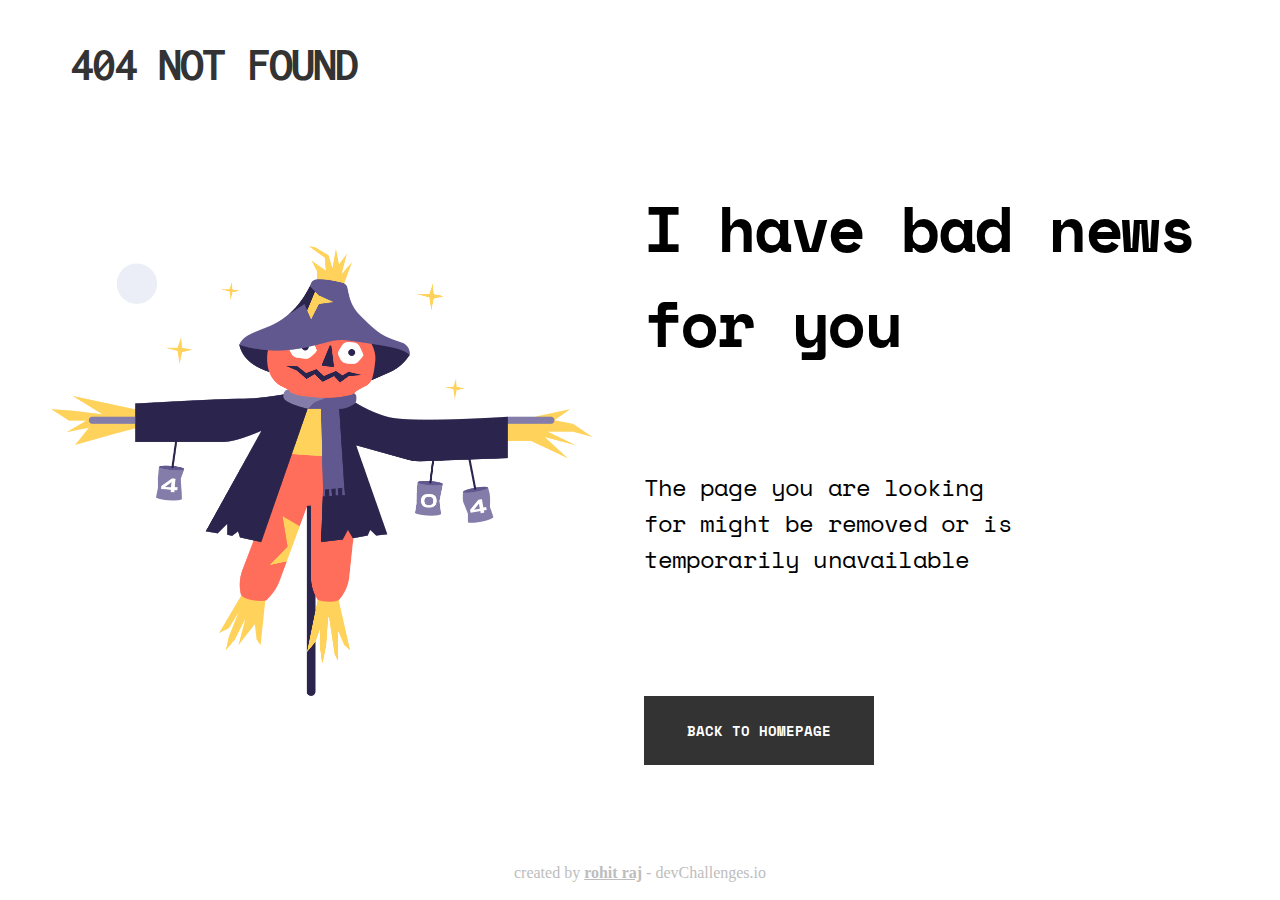
<file: 404 page not found/index.html>
<!DOCTYPE html>
<html lang="en">
<head>
    <meta charset="UTF-8">
    <meta http-equiv="X-UA-Compatible" content="IE=edge">
    <meta name="viewport" content="width=device-width, initial-scale=1.0">
    <title>404 page not found</title>
    <link rel="stylesheet" href="./style.css">
</head>
<body>

    <!-- Top Heading -->
    <section class="nav">

        <div class="heading">
            <h1>404 not found</h1>
        </div>
    </section>


    <!-- hero -->
    <section class="hero">

        <!-- left hero Section -->
        <div class="left-hero">

            <img src="./404-not-found-master/Scarecrow.png" alt="scarecrow image" class="hero-image">
        </div>

        <!-- right hero Section -->
        <div class="right-hero">
            <h1 class="hero-heading">I have bad news for you</h1>
            <p class="hero-para">The page you are looking for might be removed or is temporarily unavailable</p>
            <!-- <button class="btn"><a href="https://github.com/code-rohitr">Back to Homepage</a></button> -->

            <a href="./buttonpage.html" class="btn">Back to Homepage</a>
        </div>
    </section>


    <section class="footer">
        <div class="footer-text">created by <a href="https://github.com/code-rohitr" class="username">rohit raj</a> - devChallenges.io</div>
    </section>
</body>
</html>
</file>
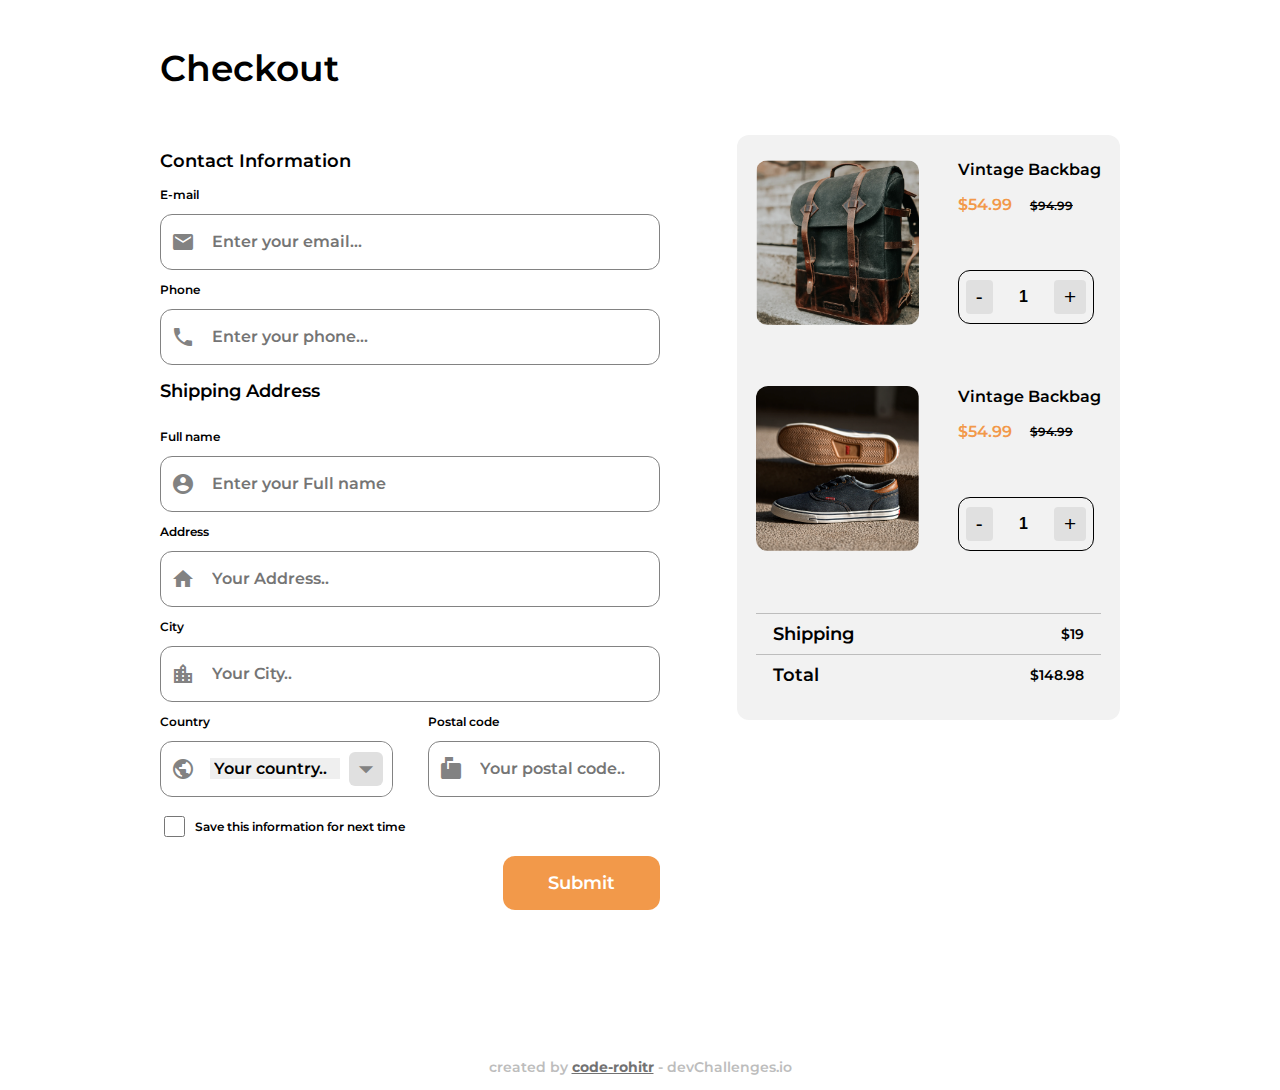
<file: Checkout Page/index.html>
<!DOCTYPE html>
<html lang="en">

<head>
    <meta charset="UTF-8">
    <meta http-equiv="X-UA-Compatible" content="IE=edge">
    <meta name="viewport" content="width=device-width, initial-scale=1.0">
    <title>Checkout Page</title>

    <!-- CSS stylesheet -->
    <link rel="stylesheet" href="./style.css">


    <!-- js link -->
    <!-- <script src="./main.js" defer></script> -->
    <script src="./main2.js" defer></script>

    <!-- regex js script -->
    <script src="./regex.js" defer></script>

    <!-- google fonts icon CDN -->
    <link href="https://fonts.googleapis.com/icon?family=Material+Icons" rel="stylesheet">
</head>

<body>


    <!-- HEADER SECTION -->
    <section class="header">
        <h1>Checkout</h1>
    </section>

    <!-- BODY SECTION -->


    <section class="body">

        <!-- left section / the user-info section -->
        <section class="user-info">

            <form action="#">


            <!-- Contact Information -->

            <section class="contact-container info-heading">



                <!-- Contact information heading -->
                <h2>Contact Information</h2>

                <div class="contact-shipping-info">
                    <h3 class="input-label">E-mail</h3>
                    <div class="input-field">
                        <span class="material-icons">
                            email
                        </span>
                            <input type="email" placeholder="Enter your email..." id="email">
                            
                        </div>
                </div>

                <div class="contact-info">
                    <h3 class="input-label">Phone</h3>
                    <div class="input-field">
                        <span class="material-icons">
                            phone
                        </span>
                        <input type="tel" placeholder="Enter your phone..." id="phone">

                    </div>
                </div>

            </section>



            <!-- Shipping Address -->



            <section class="shipping-info info-heading">


                <!-- Shipping information heading -->
                <h2>Shipping Address</h2>

                <div class="shipping-grid">


                    <div class="shipping-grid-item">
                        <h3 class="input-label">Full name</h3>
                        <div class="input-field">
                            <span class="material-icons">
                                account_circle
                            </span>
                            <input type="text" placeholder="Enter your Full name" id="name">
                        </div>
                    </div>

                    <div class="shipping-grid-item">
                        <h3 class="input-label">Address</h3>
                        <div class="input-field">
                            <span class="material-icons">
                                home
                            </span>
                            <input type="text" placeholder="Your Address.." id="address">

                        </div>
                    </div>

                    <div class="shipping-grid-item">
                        <h3 class="input-label">City</h3>
                        <div class="input-field">
                            <span class="material-icons">
                                location_city
                            </span>
                            <input type="text" placeholder="Your City.." id="city">
                        </div>
                    </div>

                    <div class="shipping-grid-item">
                        <h3 class="input-label">Postal code</h3>
                        <div class="input-field">
                            <span class="material-icons">
                                markunread_mailbox
                            </span>
                            <input type="number" placeholder="Your postal code.." id="postal">
                        </div>
                    </div>


                    <div class="shipping-grid-item">
                        <h3 class="input-label">Country</h3>
                        <div class="input-field">
                            <span class="material-icons">
                                public
                            </span>
                            <!-- <input type="text" placeholder="Your Country.."> -->
                            <select name="" class="country-select">
                                <option>Your country..</option>
                                <option>India</option>
                                <option>Canada</option>
                                <option>Australia</option>
                            </select>
                            <div class="custom-select">
                                <span class="material-icons">
                                    arrow_drop_down
                                </span>
                            </div>
                        </div>
                    </div>


                </div>
            </section>

            <!-- checkbox -->

            <div class="checkbox-button">

                <input type="checkbox">
                <p>Save this information for next time</p>
            </div>

            <div class="main-btn">
                <!-- <button>Continue</button> -->
                <input type="submit">
            </div>

        </form>

        </section>


        <!-- right section / product info -->

        <section class="item-info-container">

            <!-- saved item 1 -->
            <div class="savelater-item-container">
                <img src="./checkout-page-master/photo1.png" alt="">
                <div class="savelater-text-content">
                    <h3>Vintage Backbag</h3>
                    <div class="pricing">
                        <h5>$54.99</h5>
                        <h6>$94.99</h6>
                    </div>

                    <div class="quantity-container" id="one">
                        <button class="decrement btn">-</button>
                        <!-- <h4 class="quantity">1</h4> -->
                        <input type="number" value="1" class="quantity">
                        <button class="increment btn">+</button>
                    </div>
                </div>
            </div>

            <!-- saved item 2 -->
            <div class="savelater-item-container">
                <img src="./checkout-page-master/photo2.png" alt="">
                <div class="savelater-text-content">
                    <h3>Vintage Backbag</h3>
                    <div class="pricing">
                        <h5>$54.99</h5>
                        <h6>$94.99</h6>
                    </div>

                    <div class="quantity-container" id="two">
                        <button class="decrement btn">-</button>
                        <!-- <h4 class="quantity">1</h4> -->
                        <input type="number" value="1" class="quantity">
                        <button class="increment btn">+</button>
                    </div>
                </div>
            </div>

            <div class="total-billing">

                <div class="break-line"></div>
                <div class="shipping-cost total">
                    <h4>Shipping</h4>
                    <h5>$19</h5>
                </div>
                <div class="break-line"></div>
                <div class="total-cost total">
                    <h4>Total</h4>
                    <h5>$148.98</h5>
                </div>
            </div>

        </section>
    </section>




    <footer class="footer">
        <h5>created by <a href="#">code-rohitr</a> - devChallenges.io</h5>
    </footer>

</body>

</html>
</file>
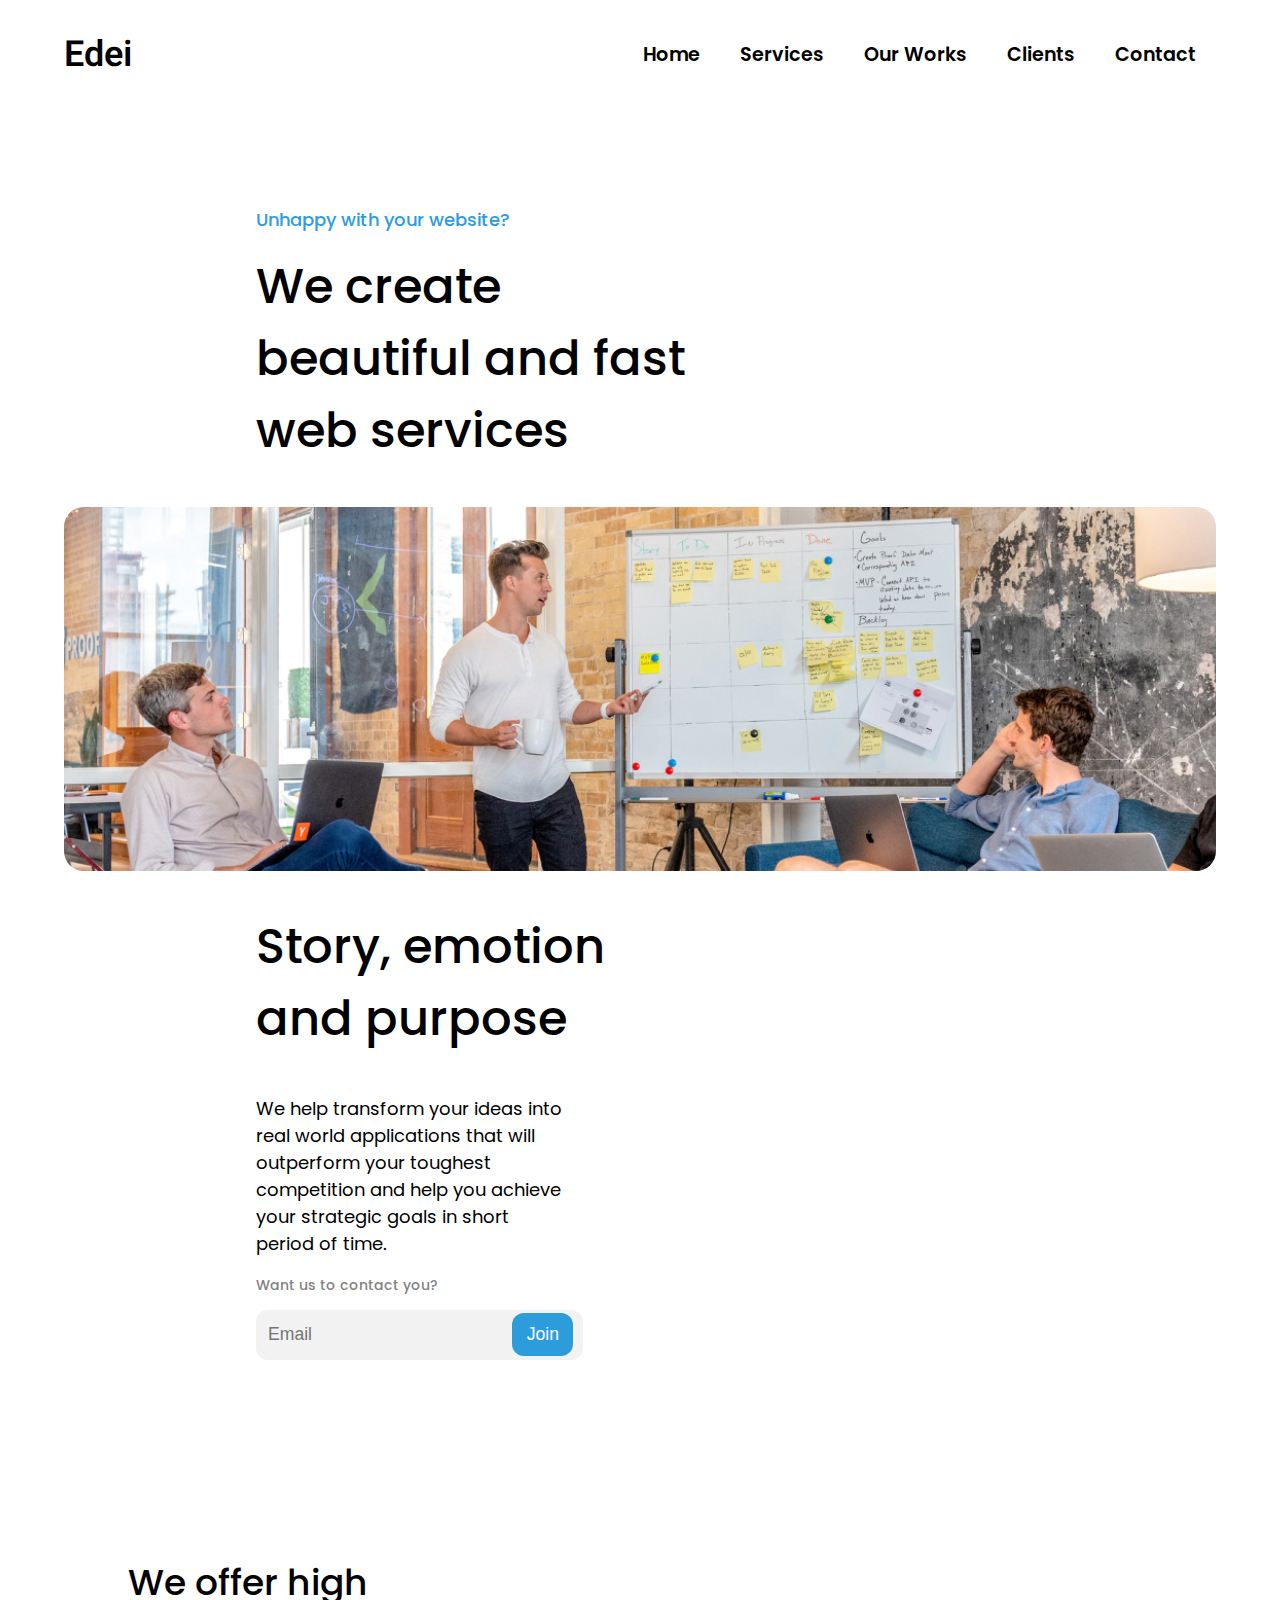
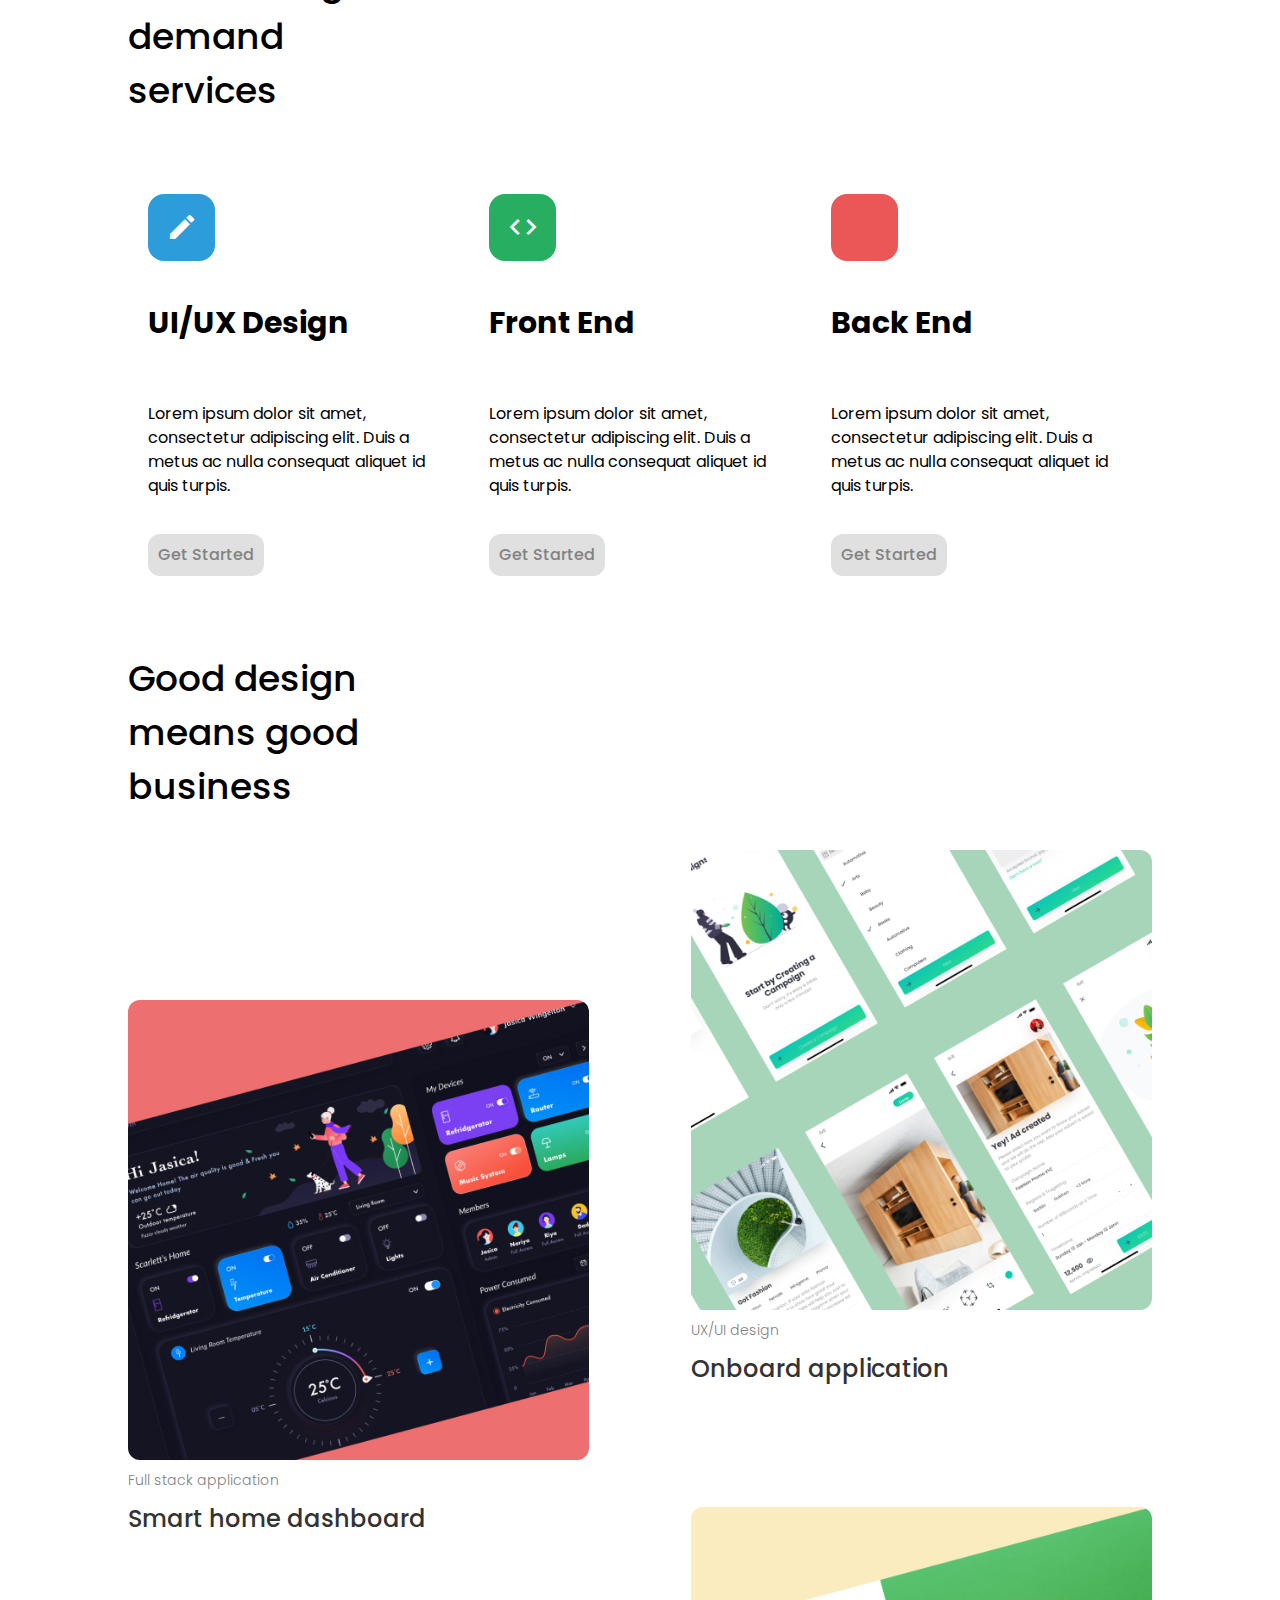
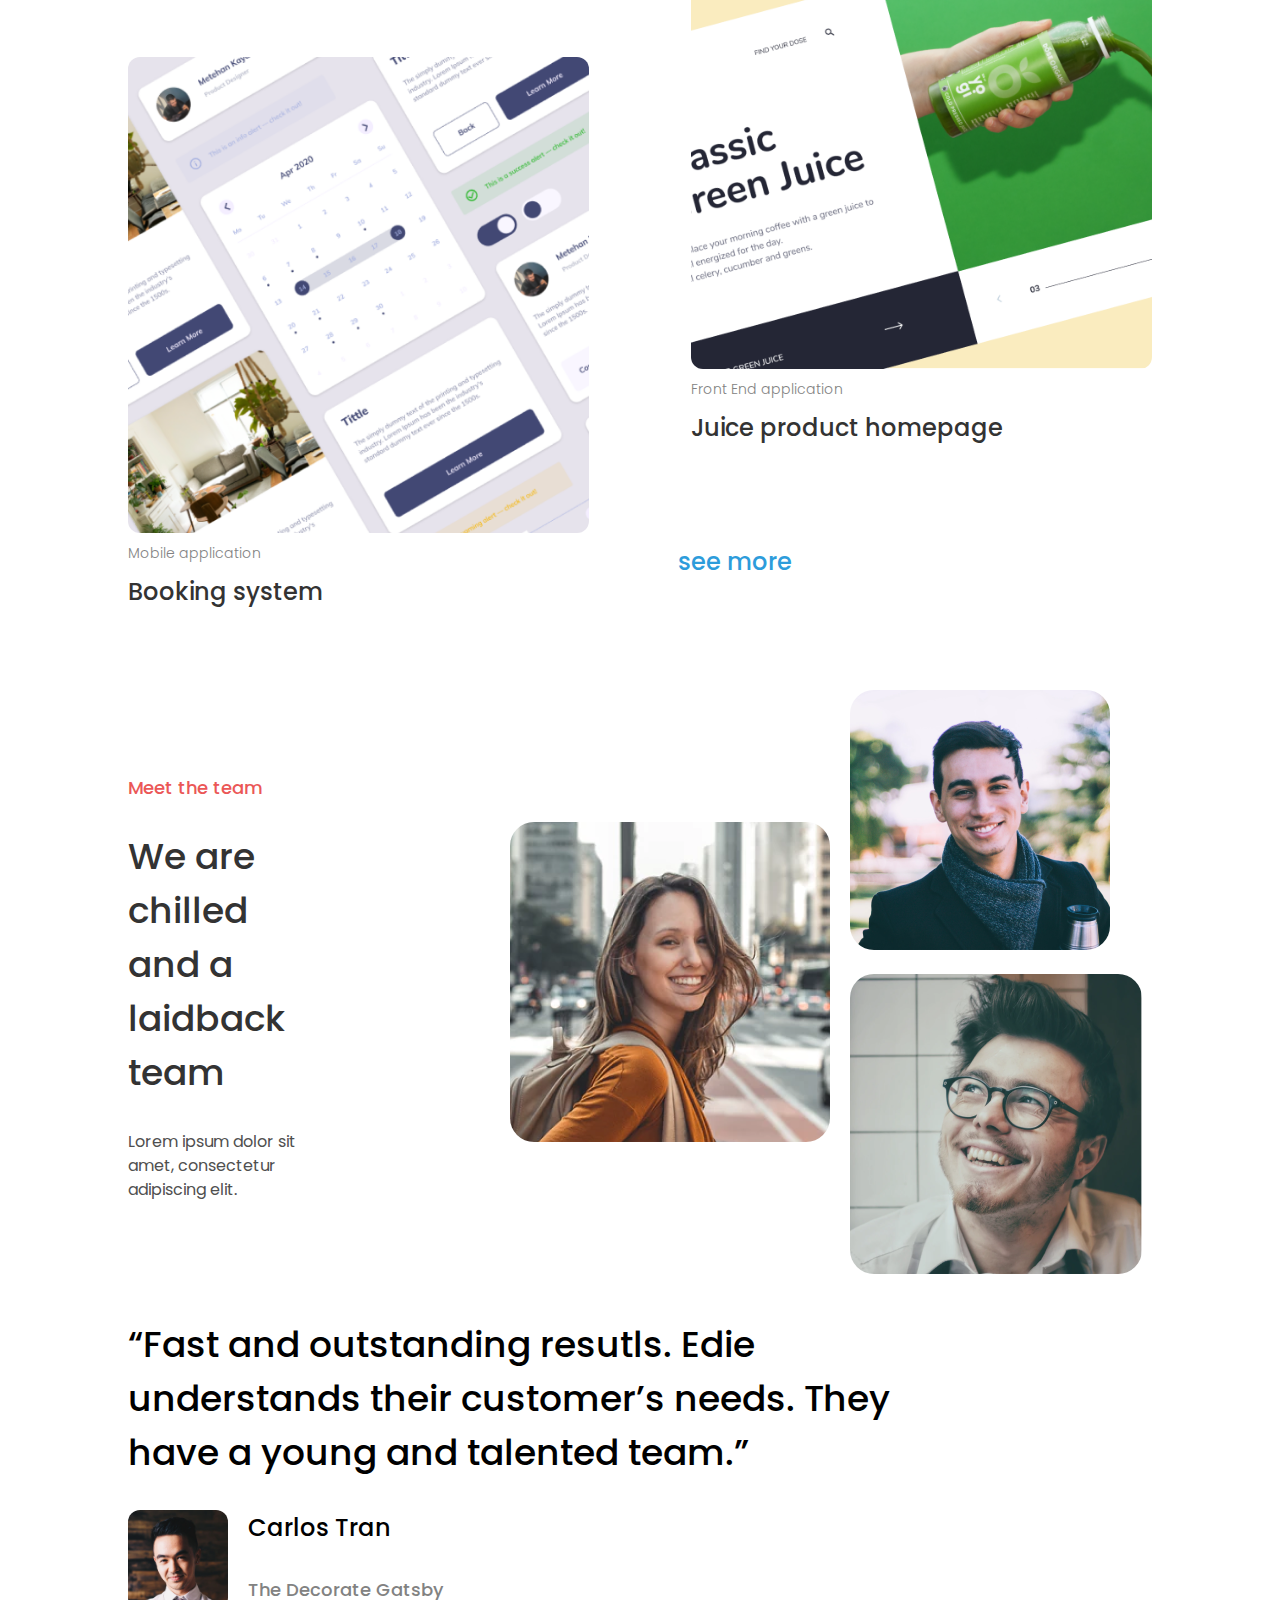
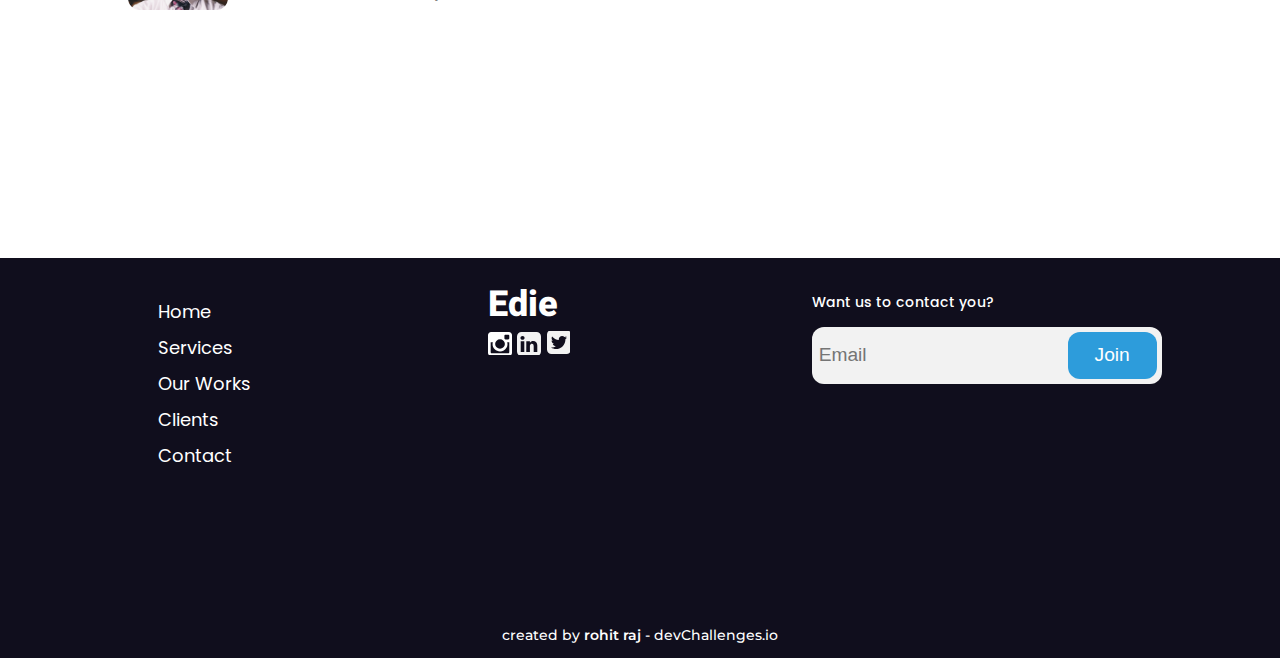
<file: Edie Homepage/index.html>
<!DOCTYPE html>
<html lang="en">

<head>
    <meta charset="UTF-8">
    <meta http-equiv="X-UA-Compatible" content="IE=edge">
    <meta name="viewport" content="width=device-width, initial-scale=1.0">
    <title>Edie Homepage</title>

    <!-- css stylesheet -->
    <link rel="stylesheet" href="./style.css">

    <!-- js -->
    <script src="./main.js" defer></script>

    <!-- google icons api -->
    <link href="https://fonts.googleapis.com/icon?family=Material+Icons" rel="stylesheet">

</head>

<body>

    <!-- nav menu -->
    <section class="nav-menu">
        <ul>
            <li>home</li>
            <li>services</li>
            <li>our works</li>
            <li>clients</li>
            <li>contact</li>
        </ul>
    </section>

    <!-- Nav section -->
    <section class="nav">
        <div class="logo">
            <a href="./index.html">Edei</a>
        </div>

        <!-- ham menu -->
        <span class="material-icons ham-menu">
            menu
            </span>

        <div class="nav-links">
            <ul>
                <li>home</li>
                <li>services</li>
                <li>our works</li>
                <li>clients</li>
                <li>contact</li>
            </ul>
        </div>
    </section>

    <!-- Header Section -->
    <section class="header">
        <p>Unhappy with your website?</p>
        <h3>We create beautiful and fast web services</h3>
    </section>

    <section class="hero">
        <div class="hero-image">
            <!-- insert image -->
        </div>

        <div class="hero-text">
            <h2>Story, emotion and purpose</h2>
            <p>We help transform your ideas into real world applications that will outperform your toughest competition
                and help you achieve your strategic goals in short period of time.</p>

            <div class="email-info">
                <p>Want us to contact you?</p>
                <div class="email-input">
                    <input type="email" placeholder="Email">
                    <button class="input-btn">Join</button>
                </div>
            </div>
        </div>
    </section>


    <!-- high demand services section -->
    <section class="high-demand" id="services">
        <h3>We offer high demand services</h3>
        <div class="services-cards">
            <div class="services-card">
                <span class="material-icons">
                    edit
                </span>
                <h2>UI/UX Design</h2>
                <p>Lorem ipsum dolor sit amet, consectetur adipiscing elit. Duis a metus ac nulla consequat aliquet id
                    quis turpis.</p>
                <button class="cards-button">Get Started</button>
            </div>

            <div class="services-card">
                <span class="material-icons">
                    code
                </span>
                <h2>Front End</h2>
                <p>Lorem ipsum dolor sit amet, consectetur adipiscing elit. Duis a metus ac nulla consequat aliquet id
                    quis turpis.</p>
                <button class="cards-button">Get Started</button>
            </div>

            <div class="services-card">
                <span class="material-icons">
                    list_alt
                </span>
                <h2>Back End</h2>
                <p>Lorem ipsum dolor sit amet, consectetur adipiscing elit. Duis a metus ac nulla consequat aliquet id
                    quis turpis.</p>
                <button class="cards-button">Get Started</button>
            </div>

        </div>
    </section>


    <!-- good design section -->
    <section class="good-design">
        <h3>Good design means good business</h3>
        <div class="product-cards-container">
            <div class="product-card">
                <img src="./edie-homepage-master/smarthome.jpg" alt="">
                <h6>Full stack application</h6>
                <h4>Smart home dashboard</h4>
            </div>

            <div class="product-card">
                <img src="./edie-homepage-master/onboard.png" alt="">
                <h6>UX/UI design</h6>
                <h4>Onboard application</h4>
            </div>

            <div class="product-card">
                <img src="./edie-homepage-master/booking.png" alt="">
                <h6>Mobile application</h6>
                <h4>Booking system</h4>
            </div>

            <div class="product-card">
                <img src="./edie-homepage-master/juice-product.png" alt="">
                <h6>Front End application</h6>
                <h4>Juice product homepage</h4>
            </div>
        </div>
        <a href="#" class="see-more">see more<span class="material-icons">
                arrow_right_alt
            </span>
        </a>
    </section>


    <!-- team people section -->
    <section class="team">
        <div class="team-text">
            <h4>Meet the team</h4>
            <h2>We are chilled and a laidback team</h2>
            <p>Lorem ipsum dolor sit amet, consectetur adipiscing elit.</p>
        </div>

        <div class="team-img">
            <div>
                <img src="./edie-homepage-master/person3.png" alt="person 3">
            </div>
            <div>
                <img src="./edie-homepage-master/person1.png" alt="person 1">
                <img src="./edie-homepage-master/person2.png" alt="person 2">
            </div>
        </div>
    </section>


    <!-- Feedback Section -->
    <section class="feedback">
        <h2>“Fast and outstanding resutls. Edie understands their customer’s needs. They have a young and talented
            team.”</h2>
        <div class="feedback-user">
            <img src="./edie-homepage-master/person4.png" alt="feedback user image">
            <div class="user-info">
                <h3>Carlos Tran</h3>
                <h5>The Decorate Gatsby</h5>
            </div>
        </div>
    </section>


    <!-- footer section -->

    <section class="footer">
        <div class="footer-nav-links">
            <ul>
                <li><a href="#">home</a></li>
                <li><a href="#">services</a></li>
                <li><a href="#">our works</a></li>
                <li><a href="#">clients</a></li>
                <li><a href="#">contact</a></li>
            </ul>
        </div>

        <div class="social-media">
            <h3>Edie</h3>
            <div class="footer-social-links">
                <img src="./edie-homepage-master/instagram.svg" alt="instagram logo">
                <img src="./edie-homepage-master/linkedin.svg" alt="linkedin logo">
                <img src="./edie-homepage-master/twitter.svg" alt="twitter logo">
            </div>
        </div>

        <div class="contact-form">
            <p>Want us to contact you?</p>
            <div class="footer-email-input">
                <input type="email" placeholder="Email">
                <button class="footer-input-btn">Join</button>
            </div>
        </div>

        <!-- developer credits -->
        <div class="credits">
            <p>created by <a href="#">rohit raj</a> - devChallenges.io</p>
        </div>

    </section>
</body>

</html>
</file>
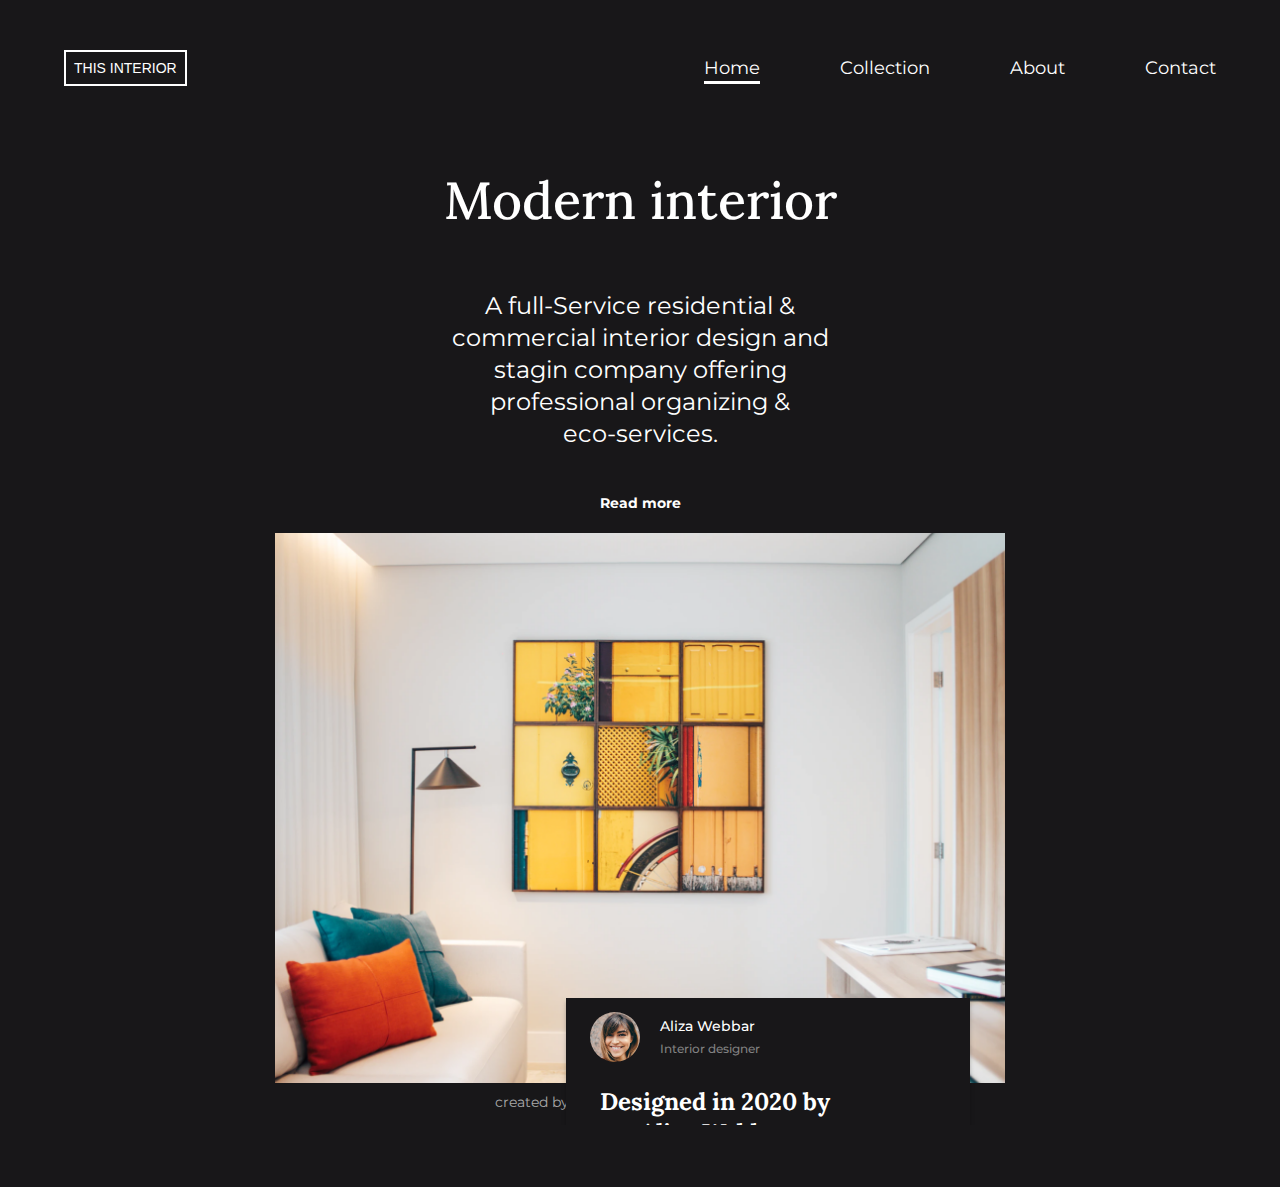
<file: Interior Consultant/index.html>
<!DOCTYPE html>
<html lang="en">
<head>
    <meta charset="UTF-8">
    <meta http-equiv="X-UA-Compatible" content="IE=edge">
    <meta name="viewport" content="width=device-width, initial-scale=1.0">
    <title>Interior Consultant</title>
    <link rel="stylesheet" href="./style.css">
    <link href="https://fonts.googleapis.com/icon?family=Material+Icons"
      rel="stylesheet">
      <script src="./main.js" defer></script>
</head>
<body>

    <section class="overlay-nav">
        <div class="closebtn">
            <span class="material-icons md-36 md-light">close</span>
        </div>
        <ul>
            <li class="active-mobile">home</li>
            <li>collection</li>
            <li>about</li>
            <li>contact</li>
        </ul>
    </section>

    <!-- navigation section -->
    <section class="nav">
        <div class="left">
            <a href="https://interior-consultant-rohitr.netlify.app/"><button class="btn">This Interior</button>
        </div></a>


    <!--navigation in full display  -->
        <div class="right">
            <ul>
                <li class="active nav-li">home</li>
                <li class="nav-li">collection</li>
                <li class="nav-li">about</li>
                <li class="nav-li">contact</li>
            </ul>
        </div>
        <div class="menubtn">
            <span class="material-icons md-36">menu</span>
        </div>
    </section>


    <!-- Hero Section -->
    <section class="hero">
        <div class="hero-left">
            <h1 class="hero-header">Modern interior</h1>

            <p class="hero-para"> A full-Service residential & commercial interior design and stagin company offering professional organizing & <br> eco-services.</p>

            <h4 class="hero-read-more">Read more <span class="material-icons">arrow_right_alt</span></h4>
        </div>

        <div class="hero-right animation-class">
            <img src="./interior-consultant-master/photo1.png" alt="main image" class="hero-main-img">

            <!-- credits div -->

            <div class="credits-container">
                <div class="designer-info">
                    <img src="./interior-consultant-master/photo2.png" alt="credit image" class="hero-credit-image">
                    <div class="name-post">
                        <h2 class="credits-name">Aliza Webbar</h2>
                        <h3 class="credits-post">Interior designer</h3>
                    </div>
                </div>
                <p class="credits-comments">Designed in 2020 by Aliza Webber</p>
            </div>


        </div>

    </section>


    <!-- Hero Section -->

    <section class="footer">
        <p class="footer-text">created by <a href="https://github.com/code-rohitr" target="_blank">code-rohitr</a> - devChallenges.io</p>
    </section>
</body>
</html>
</file>
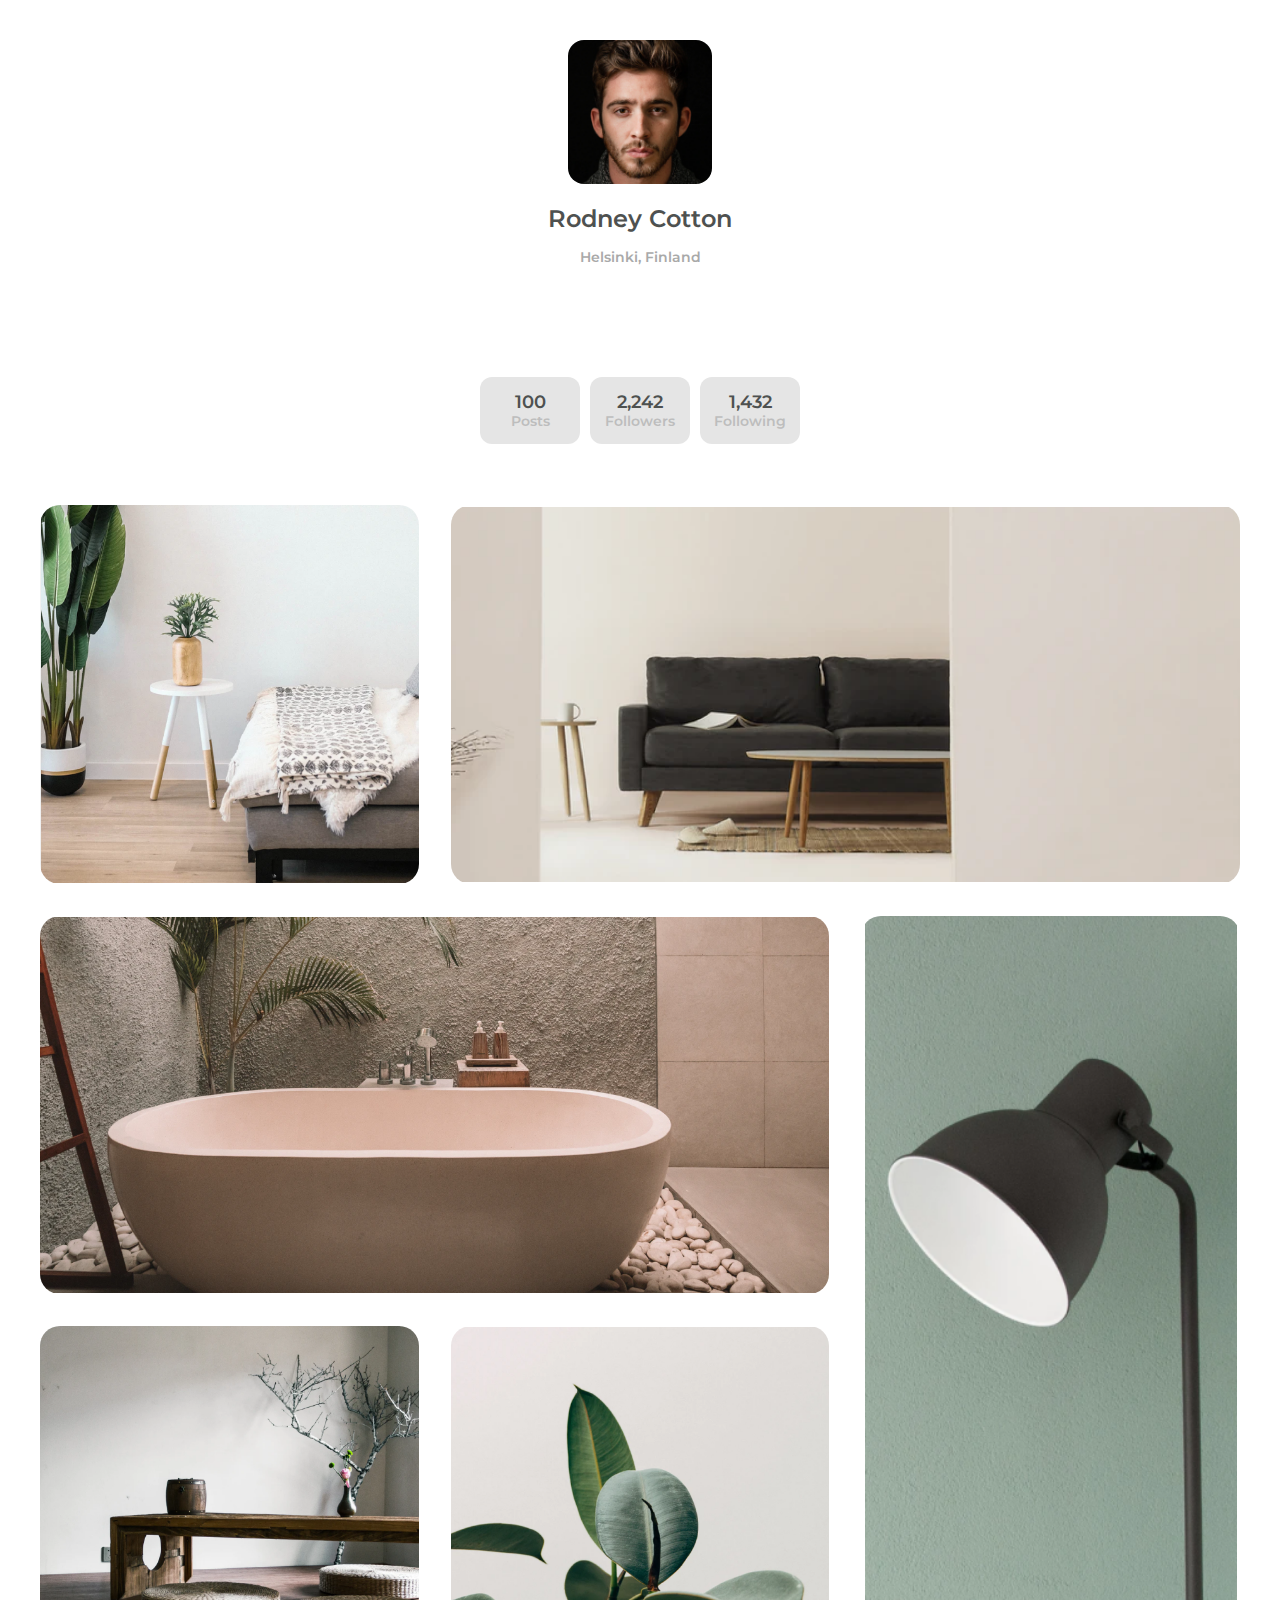
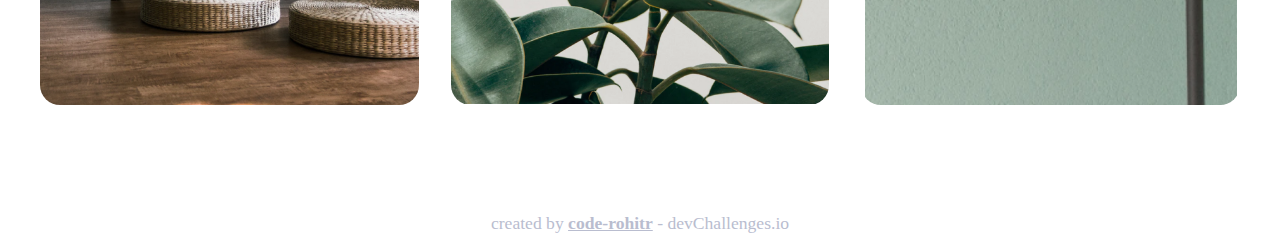
<file: My Gallery/index.html>
<!DOCTYPE html>
<html lang="en">
<head>
    <meta charset="UTF-8">
    <meta http-equiv="X-UA-Compatible" content="IE=edge">
    <meta name="viewport" content="width=device-width, initial-scale=1.0">
    <title>My Gallery</title>
    <link rel="stylesheet" href="./style.css">
</head>
<body>  

    <!-- Navigation Section -->
    <section class="nav">   
        <div class="top">
            <div class="profile">
                <img src="./my-gallery-master/profilePhoto.png" alt="profile picture">
                <h1 class="profile-name">Rodney Cotton</h1>
                <h2 class="profile-location">Helsinki, Finland</h2>
            </div>
        </div>

        <div class="bottom">
            <div class="posts profile-count">
                <h4>100</h4>
                <p>Posts</p>
            </div>

            <div class="followers profile-count">
                <h4>2,242</h4>
                <p>Followers</p>
            </div>

            <div class="following profile-count">
                <h4>1,432</h4>
                <p>Following</p>
            </div>
        </div>

    </section>


    <!-- Hero Section -->

    <section class="hero">
        <div class="hero-container">
            <div class="div1 bradius">
            </div>

            <div class="div2 bradius">
            </div>

            <div class="div3 bradius">
            </div>

            <div class="div4 bradius">
            </div>

            <div class="div5 bradius">
            </div>

            <div class="div6 bradius">
            </div>
        </div>
    </section>


    <section class="footer">
        <p>created by <a href="https://github.com/code-rohitr" target="_blank">code-rohitr</a> - devChallenges.io</p>
    </section>
</body>
</html>
</file>
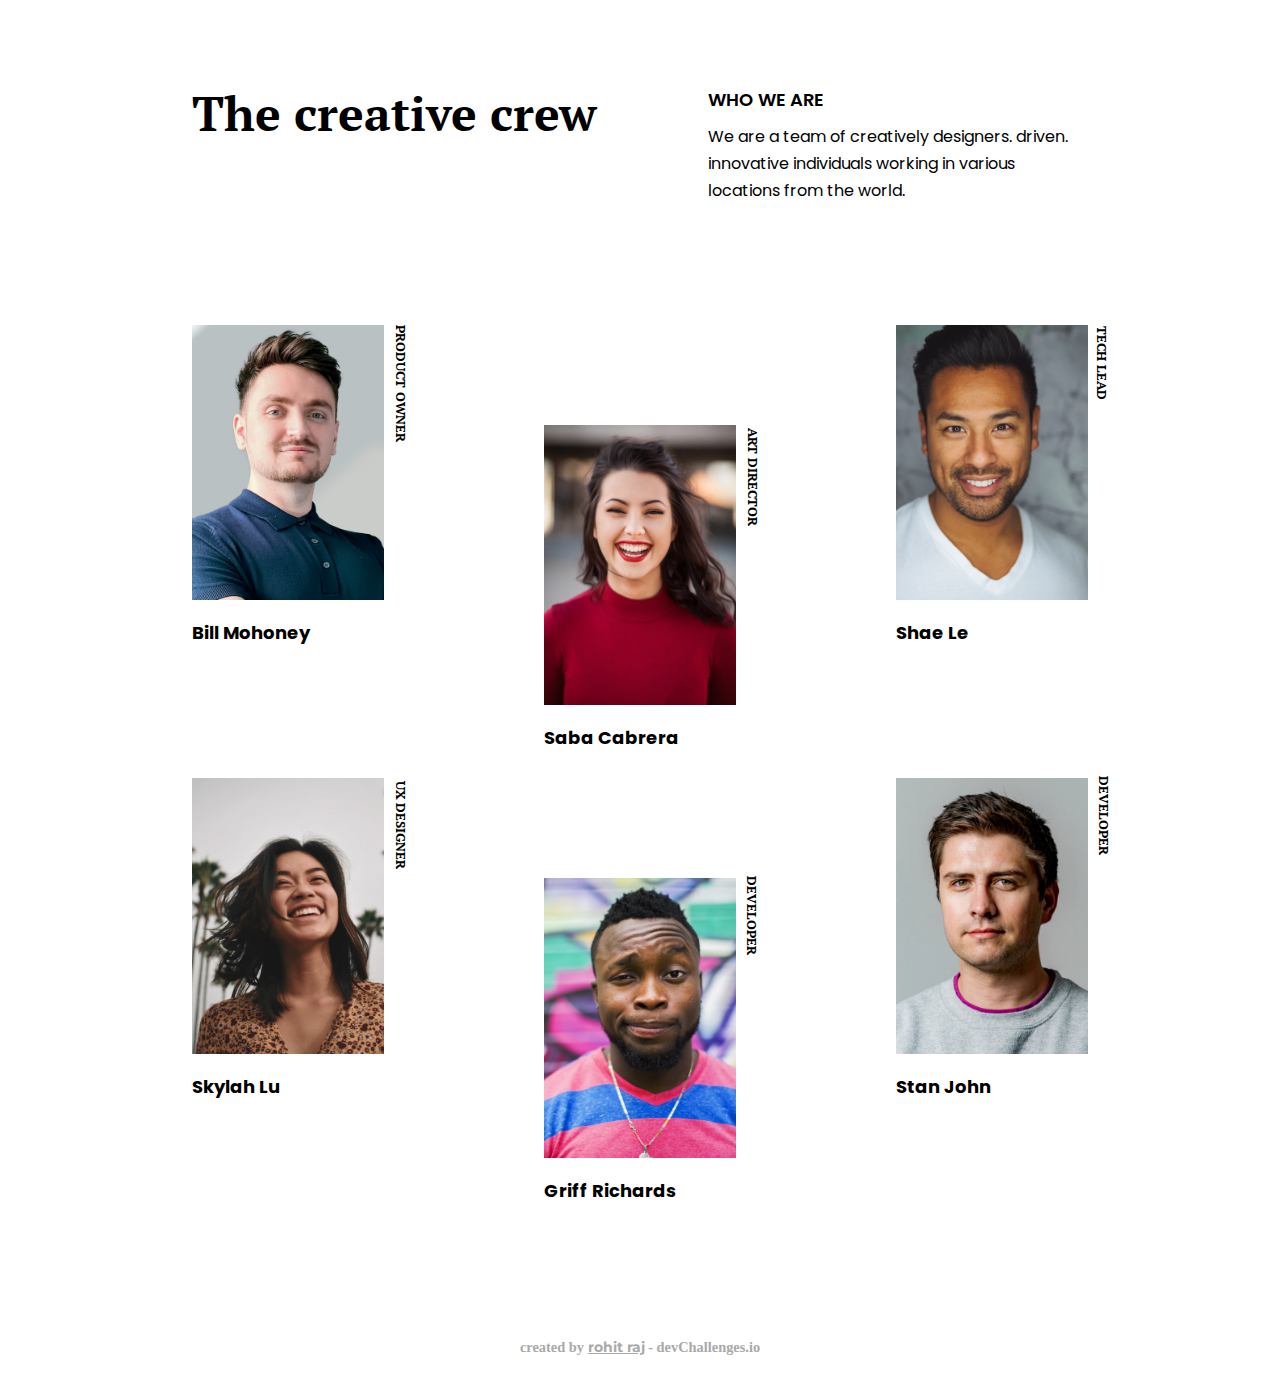
<file: My team page/index.html>
<!DOCTYPE html>
<html lang="en">
<head>
    <meta charset="UTF-8">
    <meta http-equiv="X-UA-Compatible" content="IE=edge">
    <meta name="viewport" content="width=device-width, initial-scale=1.0">
    <title>My team page</title>
    <link rel="stylesheet" href="./style.css">
</head>
<body>

    <!-- heading section -->
    <section class="nav">
        <div class="left">
            <h1>The creative crew</h1>
        </div>

        <div class="right">
            <div class="right-nav-heading">
                Who we are
            </div>
            <div class="right-nav-para">
                We are a team of creatively designers. driven. innovative individuals working in various locations from the world.
            </div>
        </div>
    </section>

<!-- hero section -->
    <section class="hero">
        <div class="hero-container">
            <div class="cards contentanimate1">
                <a href="./emp_page/bill.html">
                    <img src="./my-team-page-master/photo1.png" alt="employee image" class="image">
                    <h2 class="card-name"> bill mohoney</h2>
                    <h3 class="card-post">product owner</h3>
                </a>

            </div>

            <div class="cards contentanimate2">
                <a href="./emp_page/saba.html">
                    <img src="./my-team-page-master/photo2.png" alt="employee image" class="image">
                    <h2 class="card-name">saba cabrera</h2>
                    <h3 class="card-post">Art Director</h3>
                </a>
            </div>

            <div class="cards contentanimate1">
                <a href="./emp_page/shae.html">
                    <img src="./my-team-page-master/photo3.png" alt="employee image" class="image">
                    <h2 class="card-name">shae le</h2>
                    <h3 class="card-post">tech lead</h3>
                </a>
            </div>

            <div class="cards contentanimate1">
                <a href="./emp_page/skylah.html">
                    <img src="./my-team-page-master/photo4.png" alt="employee image" class="image">
                    <h2 class="card-name">skylah lu</h2>
                    <h3 class="card-post">ux designer</h3>
                </a>
            </div>

            <div class="cards ">
                <a href="./emp_page/griff.html">
                    <img src="./my-team-page-master/photo5.png" alt="employee image" class="image">
                    <h2 class="card-name">griff richards</h2>
                    <h3 class="card-post">developer</h3>
                </a>
            </div>

            <div class="cards">
                <a href="./emp_page/stan.html">
                    <img src="./my-team-page-master/photo6.png" alt="employee image" class="image">
                    <h2 class="card-name">stan john</h2>
                    <h3 class="card-post">developer</h3>
                </a>
            </div>
        </div>
    </section>


    <!-- footer section -->

    <section class="footer">
        <h4>created by <a href="https://github.com/code-rohitr" target="_blank">rohit raj</a> - devChallenges.io</h4>
    </section>
</body>
</html>
</file>
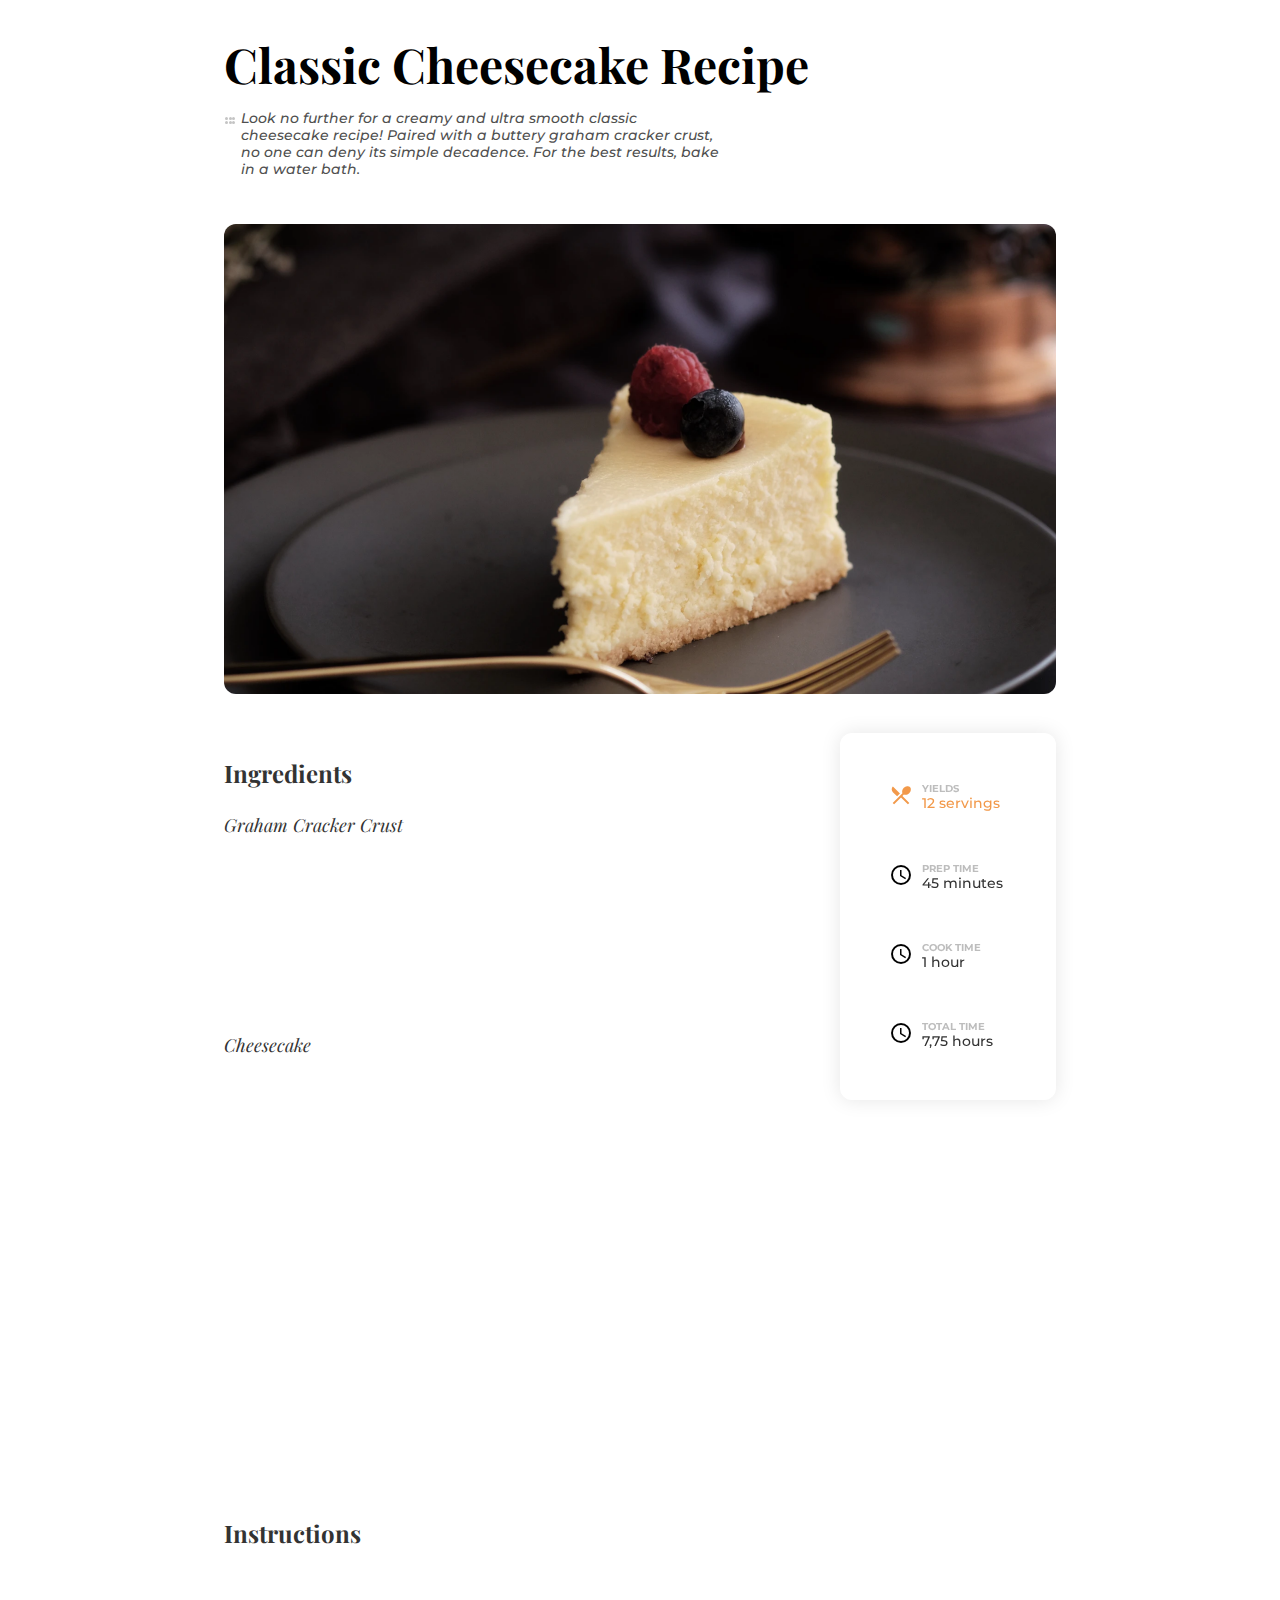
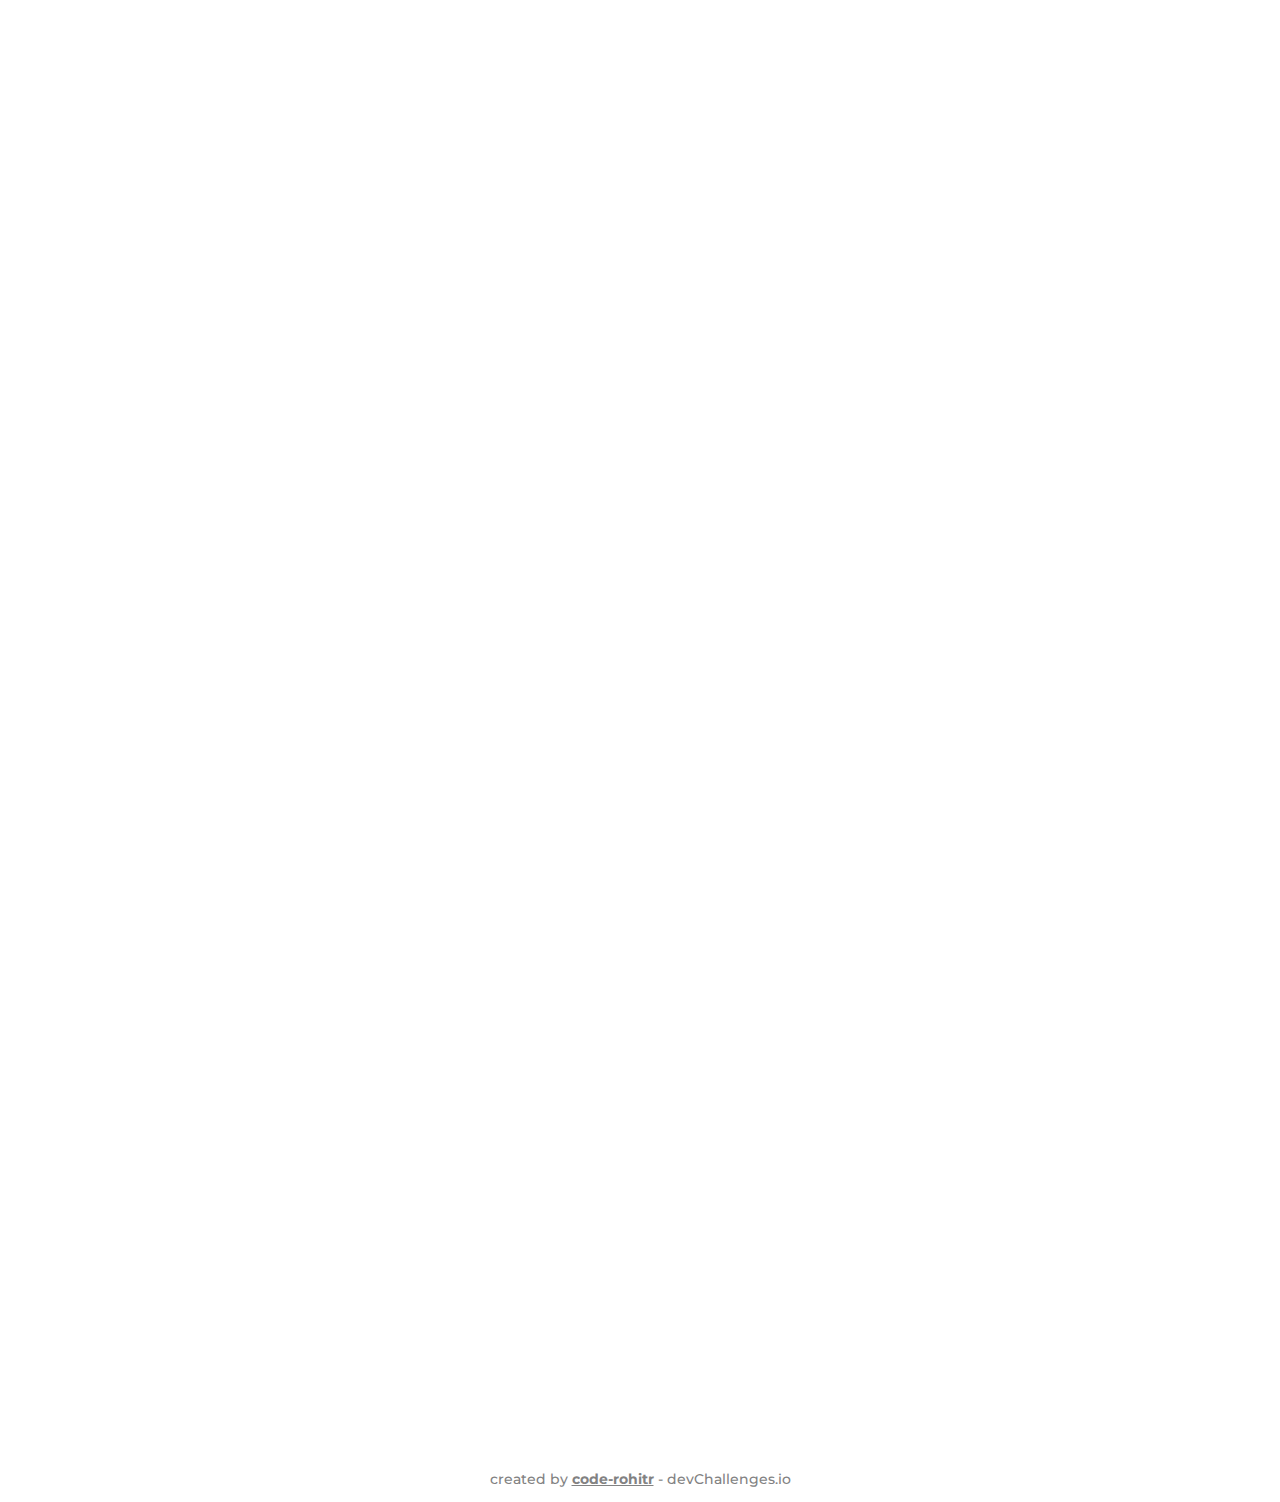
<file: Recipe Page/index.html>
<!DOCTYPE html>
<html lang="en">

<head>
    <meta charset="UTF-8">
    <meta http-equiv="X-UA-Compatible" content="IE=edge">
    <meta name="viewport" content="width=device-width, initial-scale=1.0">
    <title>Recipe Page</title>
    <link rel="stylesheet" href="./style.css">

    <!-- google fonts CDN -->
    <link href="https://fonts.googleapis.com/icon?family=Material+Icons" rel="stylesheet">

    <!-- AOS CDN -->
    <link href="https://unpkg.com/aos@2.3.1/dist/aos.css" rel="stylesheet">

    

</head>

<body>

    <!-- header section -->

    <section class="header animation-header">
        <div class="header-head">
            <h1>Classic Cheesecake Recipe</h1>
        </div>

        <div class="header-section-para">
            <div class="six-dots">
                <div class="dot"></div>
                <div class="dot"></div>
                <div class="dot"></div>
                <div class="dot"></div>
                <div class="dot"></div>
                <div class="dot"></div>
            </div>

            <div class="header-para">
                <p>Look no further for a creamy and ultra smooth classic cheesecake recipe! Paired with a buttery graham
                    cracker crust, no one can deny its simple decadence. For the best results, bake in a water bath.</p>
            </div>

        </div>
    </section>


    <section class="hero animate-hero">
        <img src="./recipe-page-master/photo1.png" alt="">
    </section>


    <!-- Body Section -->

    <section class="body">

        <!-- Left or the top section of the body containing the ingredients and  instructions   -->
        <section class="body-left">

            <!--    INGREDIENTS -->
            <!-- ingredients section -->
            <section class="ingredients  body-main-header">

                <h3>Ingredients</h3>

                <!-- graham cracker crust section -->
                <h4>Graham Cracker Crust</h4>

                <div class="ingre-content">

                    <!-- all the different ingredient -->
                    <ul>
                        <li class="item" data-aos="fade-right">
                            <input type="checkbox">
                            <p>1 and 1/2 cups (150g) <strong> graham cracker crumbs</strong> (about 10 full sheet graham
                                crackers)</p>
                        </li>

                        <li class="item" data-aos="fade-right">
                            <input type="checkbox">
                            <p>5 Tablespoons (70g) <strong>unsalted butter</strong>, melted</p>
                        </li>

                        <li class="item" data-aos="fade-right">
                            <input type="checkbox">
                            <p>1/4 cup (50g) <strong>granulated sugar</strong></p>
                        </li>
                    </ul>
                </div>

                <!-- cheesecake section -->
                <h4>Cheesecake</h4>

                <div class="ingre-content">

                    <!-- all the different ingredient -->
                    <ul>
                        <li class="item" data-aos="fade-right">
                            <input type="checkbox">
                            <p>four 8-ounce blocks (904g) full-fat <strong>cream cheese</strong>, softened to room
                                temperature</p>
                        </li>

                        <li class="item" data-aos="fade-right">
                            <input type="checkbox">
                            <p>1 cup (200g) <strong>granulated sugar</strong></p>
                        </li>

                        <li class="item" data-aos="fade-right">
                            <input type="checkbox">
                            <p>1 cup (240g) full-fat <strong>sour cream</strong>, at room temperature</p>
                        </li>

                        <li class="item" data-aos="fade-right">
                            <input type="checkbox">
                            <p>1 teaspoon <strong>pure vanilla extract</strong></p>
                        </li>

                        <li class="item" data-aos="fade-right">
                            <input type="checkbox">
                            <p>2 teaspoons <strong>fresh lemon juice</strong> (optional, but recommended)</p>
                        </li>

                        <li class="item" data-aos="fade-right">
                            <input type="checkbox">
                            <p>3 large <strong>eggs</strong>, at room temperature</p>
                        </li>

                        <li class="item" data-aos="fade-right">
                            <input type="checkbox">
                            <p>topping suggestions: <em>salted caramel, lemon curd, strawberry topping, chocolate
                                    ganache,
                                    red wine chocolate ganache, fresh fruit, whipped cream, or raspberry sauce
                                </em>(recipe in
                                notes) </p>
                        </li>


                    </ul>
                </div>
            </section>

            <!-- INSTRUCTIONS -->

            <section class="instructions body-main-header">

                <h3>Instructions</h3>

                <div class="instruct-container">

                    <ul>
                        <li class="instruct-item" data-aos="fade-up">
                            <div class="numbering">1</div>
                            <p>Adjust the oven rack to the lower-middle position and preheat oven to 350°F (177°C).</p>

                        </li>

                        <li class="instruct-item" data-aos="fade-up">
                            <div class="numbering">2</div>
                            <p><strong>Make the crust</strong>: Using a food processor, pulse the graham crackers into
                                crumbs. Pour into a medium bowl and stir in sugar and melted butter until combined. (You
                                can also pulse it all together in the food processor.) Mixture will be sandy. Press
                                firmly into the bottom and slightly up the sides of a 9-inch or 10-inch springform pan.
                                No need to grease the pan first. I use the bottom of a measuring cup to pack the crust
                                down tightly. Pre-bake for 8 minutes. Remove from the oven and place the hot pan on a
                                large piece of aluminum foil. The foil will wrap around the pan for the water bath in
                                step 4. Allow crust to slightly cool as you prepare the filling.</p>

                        </li>

                        <li class="instruct-item" data-aos="fade-up">
                            <div class="numbering">3</div>

                            <p><strong>Make the filling</strong>: Using a handheld or stand mixer fitted with a paddle
                                attachment, beat the cream cheese and granulated sugar together on medium-high speed in
                                a large bowl until the mixture is smooth and creamy, about 2 minutes. Add the sour
                                cream, vanilla extract, and lemon juice then beat until fully combined. On medium speed,
                                add the eggs one at a time, beating after each addition until just blended. After the
                                final egg is incorporated into the batter, stop mixing. To help prevent the cheesecake
                                from deflating and cracking as it cools, avoid over-mixing the batter as best you can.
                            </p>
                        </li>

                        <li class="instruct-item" data-aos="fade-up">
                            <div class="numbering">4</div>

                            <p><strong>Prepare the simple water bath (see note)</strong> Boil a pot of water. You need 1
                                inch of water in your roasting pan for the water bath, so make sure you boil enough. I
                                use an entire kettle of hot water. As the water is heating up, wrap the aluminum foil
                                around the springform pan. Pour the cheesecake batter on top of the crust. Use a rubber
                                spatula or spoon to smooth it into an even layer. Place the pan inside of a large
                                roasting pan. Carefully pour the hot water inside of the pan and place in the oven. (Or
                                you can place the roasting pan in the oven first, then pour the hot water in. Whichever
                                is easier for you.)</p>

                        </li>

                        <li class="instruct-item" data-aos="fade-up">
                            <div class="numbering">5</div>

                            <p>Bake cheesecake for 55-70 minutes or until the center is almost set. When it’s done, the
                                center of the cheesecake will slightly wobble if you gently shake the pan. Turn the oven
                                off and open the oven door slightly. Let the cheesecake sit in the oven in the water
                                bath as it cools down for 1 hour. Remove from the oven and water bath, then cool
                                cheesecake completely at room temperature. Then refrigerate the cheesecake for at least
                                4 hours or overnight.</p>

                        </li>

                        <li class="instruct-item" data-aos="fade-up">
                            <div class="numbering">6</div>

                            <p>Use a knife to loosen the chilled cheesecake from the rim of the springform pan, then
                                remove the rim. Using a clean sharp knife, cut into slices for serving. For neat slices,
                                wipe the knife clean and dip into warm water between each slice.</p>

                        </li>

                        <li class="instruct-item" data-aos="fade-up">
                            <div class="numbering">7</div>

                            <p>Serve cheesecake with desired toppings. Cover and store leftover cheesecake in the
                                refrigerator for up to 5 days.</p>

                        </li>
                    </ul>
                </div>
            </section>

        </section>




        <!-- right section of the body containing the prep,cook and total time -->

        <section class="body-right">

            <!-- the main container containing all the time info -->
            <section class="time-main-container" data-aos="fade-left">

                <!-- servings capacity -->
                <div class="time-items-container" id="serving-cap">
                    <span class="material-icons color-orange">local_dining</span>
                    <div class="time-heading">
                        <h5>yields</h5>
                        <p class="color-orange">12 servings</p>
                    </div>
                </div>


                <!-- prep time -->
                <div class="time-items-container">
                    <span class="material-icons">schedule</span>
                    <div class="time-heading">
                        <h5>prep time</h5>
                        <p>45 minutes</p>
                    </div>
                </div>

                <!-- cook time -->
                <div class="time-items-container">
                    <span class="material-icons">schedule</span>
                    <div class="time-heading">
                        <h5>cook time</h5>
                        <p>1 hour</p>
                    </div>
                </div>

                <!-- total time -->
                <div class="time-items-container">
                    <span class="material-icons">schedule</span>
                    <div class="time-heading">
                        <h5>total time</h5>
                        <p>7,75 hours</p>
                    </div>
                </div>
            </section>

        </section>
    </section>


    <!-- Footer Section -->
    <div class="footer">
        <p>created by <a href="https://github.com/code-rohitr">code-rohitr</a> - devChallenges.io</p>
    </div>



    <!-- Javascript AOS library initialisation -->
    <script src="https://unpkg.com/aos@next/dist/aos.js"></script>
    <script>
        AOS.init();
    </script>

</body>

</html>
</file>
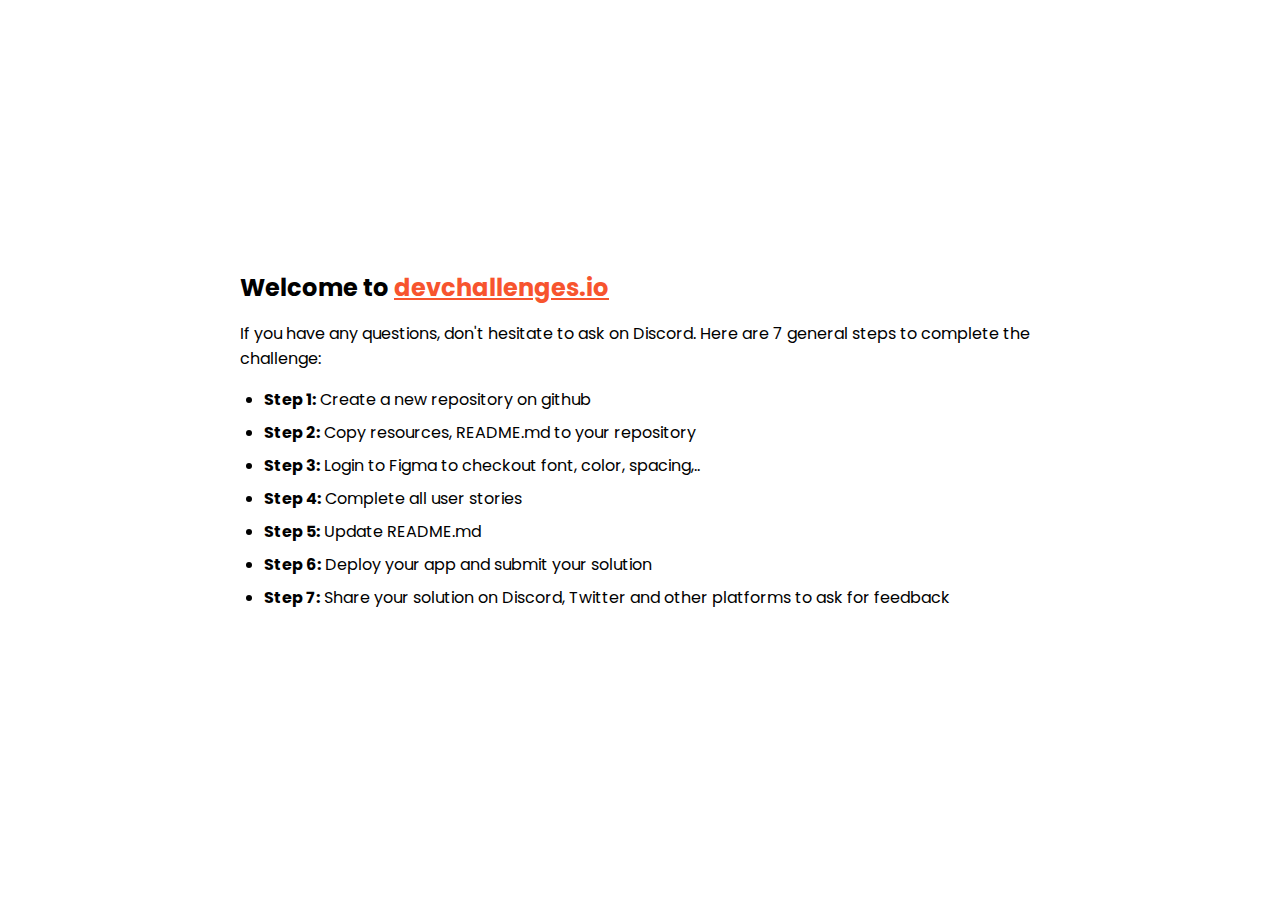
<file: 404 page not found/404-not-found-master/index.html>
<!DOCTYPE html>
<html lang="en">
  <head>
    <meta charset="utf-8" />
    <meta
      name="viewport"
      content="width=device-width, initial-scale=1,
  maximum-scale=5"
    />

    <link rel="icon" href="devchallenges.png" />

    <link
      rel="shortcut icon"
      type="image/x-icon"
      href="https://devchallenges.io/"
    />

    <link
      href="https://fonts.googleapis.com/css2?family=Poppins:wght@400;500&display=swap"
      rel="stylesheet"
    />

    <title>Devchallenges</title>

    <style>
      body {
        font-family: "Poppins", sans-serif;
      }

      ul {
        padding-left: 24px;
      }

      li {
        margin-bottom: 8px;
      }

      .welcome {
        max-width: 800px;
        margin: 0 auto;
      }

      .welcome-text {
        margin-top: 30vh;
        font-weight: 500;
      }

      .welcome-text p {
        font-size: 1rem;
        font-weight: 400;
      }

      .welcome-text h1 {
        font-size: 1.5rem;
      }

      .welcome-text a {
        color: #f7542e;
      }
    </style>
  </head>
  <body>
    <div class="welcome">
      <div class="welcome-text">
        <h1>
          Welcome to
          <a href="https://devchallenges.io/" target="_blank"
            >devchallenges.io</a
          >
        </h1>

        <p>
          If you have any questions, don't hesitate to ask on Discord. Here are
          7 general steps to complete the challenge:
        </p>
      </div>

      <ul>
        <li><b>Step 1:</b> Create a new repository on github</li>
        <li><b>Step 2:</b> Copy resources, README.md to your repository</li>
        <li>
          <b>Step 3:</b> Login to Figma to checkout font, color, spacing,..
        </li>
        <li><b>Step 4:</b> Complete all user stories</li>
        <li><b>Step 5:</b> Update README.md</li>
        <li><b>Step 6:</b> Deploy your app and submit your solution</li>
        <li>
          <b>Step 7:</b> Share your solution on Discord, Twitter and other
          platforms to ask for feedback
        </li>
      </ul>
    </div>
  </body>
</html>
</file>
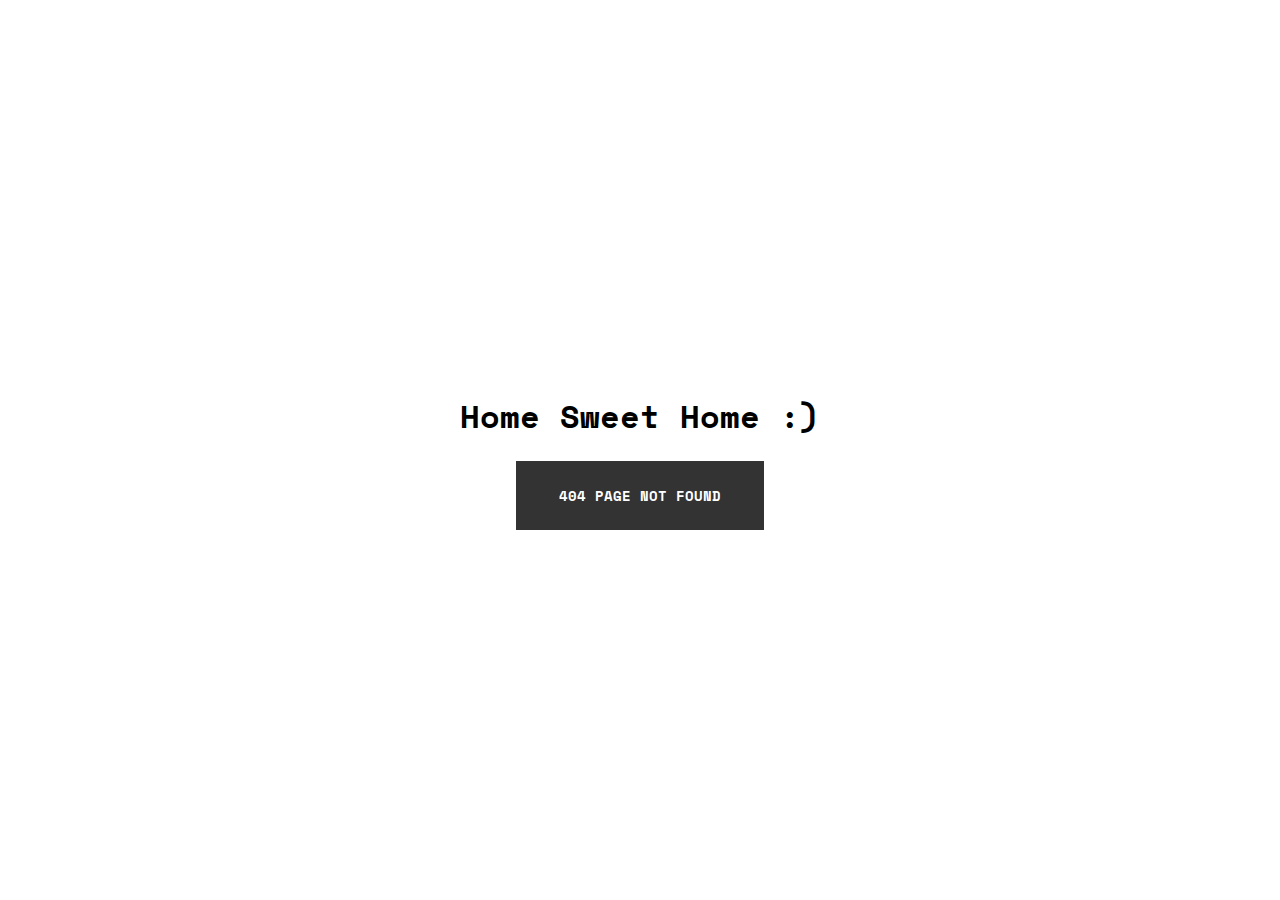
<file: 404 page not found/buttonpage.html>
<!DOCTYPE html>
<html lang="en">
<head>
    <meta charset="UTF-8">
    <meta http-equiv="X-UA-Compatible" content="IE=edge">
    <meta name="viewport" content="width=device-width, initial-scale=1.0">
    <title>Home Sweet Home</title>
    <link rel="stylesheet" href="./buttonpage.css">
</head>
<body>
    <div class="main"><h1>Home Sweet Home :)</h1></div>
    <a href="./index.html" class="btn">404 page not found</a>
</body>
</html>
</file>
<file: 404 page not found/style.css>
@import url('https://fonts.googleapis.com/css2?family=Inconsolata:wght@700&family=Poppins&family=Space+Mono:wght@400;700&display=swap');

@import url('https://fonts.googleapis.com/css2?family=Montserrat:wght@700&display=swap');

/* font-family: 'Inconsolata', monospace;
font-family: 'Poppins', sans-serif;
font-family: 'Space Mono', monospace; 
font-family: 'Montserrat', sans-serif;*/

html{
    overflow-x: hidden;
}

body{
    margin: 0px;
    padding: 0px;
    overflow-x: hidden;
}

a{
    color: inherit;
    text-decoration: none;
}

/* top heading */
.nav{
    height: 10vh;
    /* border: 2px solid green; */
}


.heading{
    padding-left: 70px;
    padding-top: 20px;
    color: #333333;
    font-family: 'Inconsolata', monospace;
    font-style: normal;
    font-weight: bold;
    font-size: 1.5rem;
    line-height: 25px;
    letter-spacing: -0.08em;
    text-transform: uppercase;
}

/* hero section */

.hero{
    display: flex;
    flex-wrap: wrap;
    justify-content: center;
    align-items: center;
    justify-content: space-evenly;
    /* margin-top: 100px; */
    /* border: 2px solid black; */
    height: 85vh;
}

.hero-image{
    /* border: 2px solid red; */
    max-height: 450px;

}

.right-hero{
    display: flex;
    flex-direction: column;
    align-items: flex-start;
    justify-content: center;
    justify-content: space-between;
    height: 65vh;
}

.hero-heading{
    font-family: Space Mono;
    font-style: normal;
    font-weight: bold;
    font-size: 64px;
    line-height: 95px;
    letter-spacing: -0.035em;
    width: 586px;
    height: 190px;
    margin: 0px auto;
    /* border: 2px solid blue; */
}

.hero-para{
    font-family: Space Mono;
    font-style: normal;
    font-weight: normal;
    font-size: 24px;
    line-height: 36px;
    letter-spacing: -0.035em;
    width: 381px;
    height: 108px;
    /* border: 2px solid green; */
    margin: 0px;
    margin-bottom: 20px;
}

.btn{
    text-transform: uppercase;
    background-color: #333333;
    border: none;
    color: white;
    padding: 24px 43px;
    font-family: Space Mono;
    font-style: normal;
    font-weight: bold;
    font-size: 14px;
    line-height: 21px;
    cursor: pointer;
    position: relative;
    z-index: 1;
    transition: 300ms background-color ease-in-out,200ms filter ease-in-out,200ms color ease-in-out;
}

.btn:hover{
    background-color:#FFD25B ;
    color: black;
    filter: drop-shadow(10px 10px 10px #00000085);
}


/* .btn::before{
    content: '';
    position: absolute;
    left: 0px;
    bottom: 0px;
    right: 0px;
    height: 0%;
    width: 100%;
    z-index: -1;
    transition: 200ms height ease-in-out;
}


.btn:hover::before{
    height: 100%;
    background-color:#FF6D5B;
} */



/* footer */

.footer{
    /* border: 2px solid red; */
    display: flex;
    align-items: center;
    justify-content: center;
    padding: 9px;
}

.footer-text{
    color: #BDBDBD;

}

.username{
    text-decoration: underline;
    font-weight: bold;
}


/* Media Queries */




@media only screen and (max-width: 1440px){

    .right-hero{
        height: 65vh;
    }
}

@media only screen and (max-width: 1024px){

    .hero{
        margin-top: 100px;
        height:140vh;
    }

    .right-hero{
        height: 70vh;
    }

    .footer{
        margin-top: 20vh;
    }

    .btn{
        background-color:#FFD25B ;
        color: black;
        filter: drop-shadow(10px 10px 10px #00000085);
    }

}




@media only screen and (max-width: 768px){

    .right-hero{
        height: 80vh;
    }
}


@media only screen and (max-width: 600px){


    .hero-image{
        height: 370px;
    }

    .hero-heading{
        font-size: 4rem;
        padding-left: 20px;
        padding-top: 20px;
    }

    .hero-para{
        padding-left: 20px;
        font-size: 1.7rem;
        width: 500px;
    }

    .btn{
        margin-left: 20px;
    }
}

@media only screen and (max-width: 512px){

    .hero-image{
        height: 370px;
    }

    .hero-heading{
        font-size: 3.2rem;
        padding-left: 0px;
        padding-top:0px;
        width: 450px;

    }

    .hero-para{
        padding-left: 20px;
        font-size: 1.7rem;
        width: 500px;
    }

    .btn{
        margin-left: 20px;
    }

}

@media only screen and (max-width: 465px){

    .heading{
        padding-left: 50px;
        padding-top: 20px;
        font-size: 1.5rem;
    }

    .hero{
        height: 120vh;
    }

    .hero-image{
        height: 220px;

    }
    
    .hero-heading{
        width: 350px;
        height: 142px;
        font-size: 48px;
        line-height: 71px;
        letter-spacing: -0.035em;
    }

    .hero-para{
        width: 328px;
        height: 81px;
        font-size: 18px;
        line-height: 27px;
        letter-spacing: -0.035em;
    }

    .right-hero{
        height: 65vh;
    }

    .footer{
        margin-bottom: 20px;
    }
}

@media only screen and (max-width: 320px){


    .heading{
        padding-left: 30px;
    }
    .heading h1{
        font-size: 1.5rem;
    }

    .hero{
        margin-top: 40px;
    }

    .right-hero{
        height: 60vh;
    }

    .hero-heading{
        padding-left: 0px;
        padding-top: 0px;
        font-size: 2.7rem;
        width: 300px;
        height: 142px;
    }

    .hero-para{
        font-size: 1rem;
        width: 270px;
        height: 81px;
    }
}
</file>
<file: Checkout Page/style.css>
@import url('https://fonts.googleapis.com/css2?family=Montserrat:wght@300;400;500;600;700;800;900&display=swap');

/* font-family: 'Montserrat', sans-serif; */

html, body{
    overflow-x: hidden;
}

body{
    margin: 0px;
    padding: 0px;
}

a{
    color: inherit;
    text-decoration: none;
}



/* Header Section */

.header{
    height: 15vh;
    width: 75%;
    margin: 0px auto;
    display: flex;
    justify-content: left;
    align-items: center;
    /* border: 2px solid red; */
}

.header h1{
    font-family: Montserrat;
    font-style: normal;
    font-weight: 600;
    font-size: 36px;
    line-height: 44px;
    /* identical to box height */
}

/* Body Section */

.body{
    /* border: 2px solid red; */
    width: 75%;
    margin: 0px auto;
    display: flex;
    justify-content: center;
    align-items: flex-start;
    justify-content: space-between;

}


.info-heading h2{
    font-family: Montserrat;
    font-style: normal;
    font-weight: 600;
    font-size: 18px;
    line-height: 22px;
}


/* customer info */



.input-label{
    font-family: Montserrat;
    font-style: normal;
    font-weight: 600;   
    font-size: 12px;
    line-height: 15px;
}

.contact-info{
    /* border: 2px solid blue; */
    display: flex;
    justify-items: left;
    flex-direction: column;
    align-items: flex-start;
}

.input-field{
    /* border: 2px solid red; */
    /* width: 465px; */
    width: 100%;
    height: 56px;
    border: 1px solid #828282;
    box-sizing: border-box;
    border-radius: 12px;

    display: flex;
    align-items: center;
    justify-content: left;
    padding: 0px 10px;
    position: relative;

}

.input-field span{
    color: #828282;
    margin-right: 15px;
    user-select: none;
}

.input-field input{
    font-family: Montserrat;
    font-style: normal;
    font-weight: 600;
    font-size: 16px;
    line-height: 20px;
    border: none;
    outline: none;
    width: 100%;

}


/* shipping info */

.shipping-info{
    display: flex;
    align-items: flex-start;
    justify-content: left;
    flex-direction: column;
    /* width: 465px; */
}

.shipping-grid{
    display: grid;    
    grid-template-columns: 1fr 1fr;
    grid-template-rows: repeat(4, 1fr);
    grid-column-gap: 35px;
}

.shipping-grid-item:nth-child(1){
    grid-column: 1 / 3;
    grid-row: 1 / 2;
}

.shipping-grid-item:nth-child(2){
    grid-column: 1 / 3;
    grid-row: 2 / 3;
}

.shipping-grid-item:nth-child(3){
    grid-column: 1 / 3;
    grid-row: 3 / 4;
}

.shipping-grid-item:nth-child(4){
    grid-column: 1 / 2  ;
    grid-row: 3 / 4;
}

.shipping-grid-item:nth-child(4){
    grid-column: 2 / 3  ;
    grid-row: 4 / 5;
}

/* styling the dropdown */

.country-select{
    font-family: Montserrat;
    font-style: normal;
    font-weight: 600;
    font-size: 16px;
    line-height: 20px;   
    cursor: pointer;

    border: none;
    width: 100%;
    outline: none;

}

.custom-select{
    position: absolute;
    height: 100%;
    width: 3.2rem;
    right: 0px;
    top: 0px;
    background-color: white;
    pointer-events: none;
    border-radius: 12px;

    display: flex;
    align-items: center;
    justify-content: center;
}


.custom-select span{
    margin: 0;
    font-size: 34px;

    /* border: 2px solid red;    */
    border-radius: 6px;
    background-color: #E0E0E0;

}

.checkbox-button{
    display: flex;
    align-items: center;
    justify-content: left;
    margin-top: 10px;
}

.checkbox-button input[type="checkbox"]{
    height: 21px;
    width: 21px;
    margin-right: 10px;
    cursor: pointer;
}

.checkbox-button p{
    font-family: Montserrat;
    font-style: normal;
    font-weight: 600;
    font-size: 12px;
    line-height: 15px;
}


.main-btn{
    /* border: 2px solid red; */
    text-align: right;
    margin-top: 10px;
}

.main-btn input{
    background: #F2994A;
    border-radius: 12px;
    color: white;
    font-family: Montserrat;
    font-style: normal;
    font-weight: 600;
    font-size: 18px;
    line-height: 20px;
    padding: 17px 45px;
    border: none;
    cursor: pointer;
}




/* -------------------Right section / Product info------------------- */

/* item info container */

.item-info-container{
    width: 383px;
    height: 535px;
    background: #F2F2F2;
    border-radius: 12px;
    /* border: 2px solid red; */
    display: flex;
    align-items: center;
    justify-content: center;
    justify-content: space-between;
    flex-direction: column;
    padding: 25px 0;
}


.savelater-item-container{
    /* border: 2px solid red; */
    display: flex;
    align-items: center;
    justify-content: center;
    justify-content: space-between;
    width: 90%;
    margin: 0px auto;
    height: 164px;

}

.savelater-item-container img{
    height: 165px;
    /* border: 2px solid green; */
    border-radius: 12px;
}

.savelater-text-content{
    /* border: 2px solid red; */
    box-sizing: border-box;
    height: 100%;
    display: flex;
    align-items: flex-start;
    justify-content: center;
    flex-direction: column;
    justify-content: space-between;
    

}

.savelater-text-content h3{
    font-family: Montserrat;
    font-style: normal;
    font-weight: 600;
    font-size: 16px;
    line-height: 20px;
    margin: 0px;
}

.pricing{
    display: flex;
    align-items: center;
    justify-content: left;
    flex-direction: row;
    /* border: 2px solid blue; */
    width: 100%;
    /* justify-content: space-between; */
    margin-bottom: 40px;
}

.pricing h5{
    font-family: Montserrat;
    font-style: normal;
    font-weight: 600;
    font-size: 16px;
    line-height: 20px;
    margin: 0px;
    color: #F2994A;
}

.pricing h6{
    font-family: Montserrat;
    font-style: normal;
    margin: 0px;
    font-weight: 600;
    font-size: 12px;
    line-height: 15px;
    text-decoration-line: line-through;
    margin-left: 1.5em;
}


.quantity-container{
    /* border: 2px solid red; */
    display: flex;
    align-items: center;
    justify-content: center;
    width: 100%;
    justify-content: space-around;

    border: 1.5px solid black;
    border-radius: 12px;

    width: 134.25px;
    height: 52px;

}

.quantity{
    text-align: center;
    background: none;
    border: none;
    font-weight: 600;
    outline: none;
    font-size: 16px;
    width: 30px;
}

input::-webkit-outer-spin-button,
input::-webkit-inner-spin-button{
    -webkit-appearance: none;
    margin: 0px;
    padding: 0px;
    -moz-appearance: textfield;
}

/* total billing  */

.total-billing{
    /* border: 2px solid red; */
    width: 90%;
    margin: 0px auto;
    display: flex;
    flex-direction: column;
    align-items: center;
    justify-content: center;
    justify-content: space-between;

}


.btn{
    background-color: #E0E0E0;
    border-radius: 4px;
    border: none;
    padding: 5px 10px;
    cursor: pointer;
    font-size: 1.3rem;

}

.total{
    display: flex;
    align-items: center;
    justify-content: center;
    justify-content: space-between;
    width: 90%;
    /* border: 2px solid red; */
    height: 40px;
}

.break-line{
    background-color:#BDBDBD ;
    height: 1px;
    width: 100%;
}

.total h4{
    font-family: Montserrat;
    font-style: normal;
    font-weight: 600;
    font-size: 18px;
    line-height: 22px;
    margin: 0px;
}

.total h5{
    font-family: Montserrat;
    font-style: normal;
    font-weight: 600;
    font-size: 14px;
    line-height: 17px;
    text-align: right;
    margin: 0px;

}



/* footer section */

.footer{
    display: flex;
    align-items: center;
    justify-content: center;
    height: 5vh;
    /* border: 2px solid red; */
    margin-top: 15vh;
}

.footer h5{
    font-family: Montserrat;
    font-style: normal;
    font-weight: 600;
    font-size: 14px;
    line-height: 17px;
    /* identical to box height */

    text-align: center;
    color: #BDBDBD;
}

.footer a{
    text-decoration: underline;
    font-weight: 700;
    color: #727272;
}



/* ----------------------Media Queries---------------------- */



@media only screen and (max-width: 1288px) {

    .user-info{
        width: 500px;
    }


}

@media only screen and (max-width: 1180px) {

    .user-info{
        width: 450px;
    }

}

@media only screen and (max-width: 1113px) {

    .user-info{
        width: 400px;
    }

}

@media only screen and (max-width: 1040px) {

    .user-info{
        width: 380px;
    }

}

@media only screen and (max-width: 1024px) {

    .body{
        width: 85%;
    }

    .shipping-info{
        width: 100%;

    }

    .input-field input{
        font-size: 16px;
    }
    
}

@media only screen and (max-width: 895px) {

    .user-info{
        width: 300px;
    }

}

@media only screen and (max-width: 768px) {

    .body{
        width: 95%;
    }

    .user-info{
        width: 350px;
    }

    .shipping-info{
        width: 100%;
    }

    .item-info-container{
        width: 350px;
    }
    
}

@media only screen and (max-width: 719px) {

    .savelater-item-container img{
        height: 150px;
    }

    .savelater-text-content{
        height: 90%;
    }

    .user-info{
        width: 300px;
    }

}

@media only screen and (max-width: 425px) {

    .body{
        flex-wrap: wrap-reverse;
        width: 100%;
        display: flex;
        align-items: center;
        justify-content: center;
        padding: 0px;
        margin: 0px;
    }

    .item-info-container{
        /* border: 2px solid red; */
        width: 400px;
    }

    .user-info{
        width: 400px;
    }

    .footer{
        margin-top: 5vh;
    }

    .shipping-info{
        width: 400px;

    }

}

@media only screen and (max-width: 395px) {

    .item-info-container{
        width: 95%;
    }

    .user-info{
        width: 370px;
    }

    .shipping-info{
        width: 370px;
    }

}

@media only screen and (max-width: 390px) {

    .item-info-container{
        width: 95%;
    }

    .user-info{
        width: 370px;
    }

    .shipping-info{
        width: 370px;
    }
}


@media only screen and (max-width: 375px) {

    .body{
        width: 100%;
        display: flex;
        align-items: center;
        justify-content: center;

    }

    .user-info{
        width: 95%;
    }

    .shipping-info{
        width: 100%;
    }

    .item-info-container{
        width: 350px;
    }
}


@media only screen and (max-width: 320px) {

    .body{
        width: 95%;
        margin: 0px auto;
        padding: 0px;
    }

    .savelater-item-container{
        display: flex;
        align-items: center;
        justify-content: center;
        justify-content: space-between;
        margin: 0;
    }

    .savelater-item-container img{

        height: 130px;
    }

    .savelater-text-content{
        display: flex;
        align-items: flex-end;
        justify-content: center;
        flex-direction: column;
        display: 80%;
        height: 80%;
    }

    .quantity-container{
        width: 140px;
    }
}
</file>
<file: Edie Homepage/style.css>
@import url('https://fonts.googleapis.com/css2?family=Heebo:wght@400;500;600;700;800&family=Montserrat:wght@300;400;500;600;700;800;900&family=Poppins:wght@200;300;400;500;600;700;800&display=swap');

/* 
font-family: 'Heebo', sans-serif;
font-family: 'Montserrat', sans-serif;
font-family: 'Poppins', sans-serif; */



html,body{
    overflow-x: hidden;
}

body{
    margin: 0px;
    padding: 0px;
}


a{
    color: inherit;
    text-decoration: none;
}


/* nav section */

.nav{
    /* border: 2px solid red; */
    height: 12vh;
    display: flex;
    align-items: center;
    justify-content: center;
    justify-content: space-between;
    width: 90%;
    margin: 0px auto;
}

.nav-menu{
    display: none;
}


.nav .logo a{
    font-family: 'Heebo', sans-serif;
    font-size: 36px;
    font-weight: 600;
}

.nav-links ul{
    display: flex;
    align-items: center;
    justify-content: center;
    justify-content: space-between;
}

.nav-links ul li{
    list-style: none;
    /* border: 2px solid green; */
    text-transform: capitalize;
    font-family: 'Poppins', sans-serif;
    font-weight: 600;
    padding: 10px;
    margin: 0px 10px;
    font-size: 1.2rem;
    cursor: pointer;
}

.nav span{
    display: none;
}



/* header section */

.header{
    /* border: 2px solid red; */
    width: 60%;
    margin: 0px auto;
    margin-top: 5rem;
    display: flex;
    flex-direction: column;
    justify-content: center;
    align-items: flex-start;
    justify-content: space-around;

}

.header p{
    font-family: Poppins;
    font-style: normal;
    font-weight: 500;
    font-size: 18px;
    line-height: 27px;
    color: #2D9CDB;
}

.header h3{
    font-family: Poppins;
    font-style: normal;
    font-weight: 500;
    font-size: 48px;
    line-height: 72px;
    width: 60%;
    margin: 0px;
}


/* hero section */
.hero{
    /* border: 2px solid red; */
    margin-top: 40px;
}

.hero-image{
    /* border: 2px solid green; */
    width: 90%;
    margin: 0px auto;
    background-image: url(./edie-homepage-master/heroImage.jpg);
    height: 364px;
    background-size: cover;
    background-repeat: no-repeat;
    border-radius: 20px;
}

.hero-text{
    /* border: 2px solid red; */
    width: 60%;
    margin: 0px auto;
}

.hero-text h2{
    width: 50%;
    font-family: Poppins;
    font-style: normal;
    font-weight: 500;
    font-size: 48px;
    line-height: 72px;
}

.hero-text p{
    width: 40%;
    font-family: Poppins;
    font-style: normal;
    font-weight: normal;
    font-size: 18px;
    line-height: 27px;
}


.email-info p{
    font-family: Poppins;
    font-style: normal;
    font-weight: 500;
    font-size: 14px;
    line-height: 21px;
    color: #828282;

}

.email-input{
    width: 40%;
    height: 50px;
    display: flex;
    justify-content: center;
    align-items: center;
    background-color: #F2F2F2;
    border-radius: 12px;
    padding: 0 10px;
    border: none;
}

.email-input input{
    /* height: 100%; */
    flex: 1 1 auto;
    height: 90%;
    font-size: 1.1rem;
    background-color: #F2F2F2;
    border: none;
    outline: none;

}

.email-input button{
    flex: 1 1 auto;
    cursor: pointer;
    height: 85%;
    border: none;
    background-color: #2D9CDB;
    color: white;
    font-size: 1.1rem;
    border-radius: 12px;
}



/* High demand services section */

.high-demand{
    /* border: 2px solid red; */
    width: 80%;
    margin: 0px auto;
    margin-top: 10rem;
    display: flex;
    align-items: flex-start;
    justify-content: center;
    flex-direction: column;
}

.high-demand h3{
    font-family: Poppins;
    font-style: normal;
    font-weight: 500;
    font-size: 36px;
    line-height: 54px;
    width: 30%;
}

.services-cards{
    /* border: 2px solid green; */
    width: 100%;
    display: flex;
    align-items: center;
    justify-content: center;
    justify-content: space-between;
}

.services-cards .services-card{
    /* border: 2px solid green; */
    width: 341px;
    height: 422px;
    display: flex;
    flex-direction: column;
    align-items: flex-start;
    justify-content: center;
    justify-content: space-evenly;
    cursor: pointer;
    padding: 20px;
    border-radius: 24px;
    transition: 100ms background-color ease-in-out, 100ms box-shadow ease-in-out;
}

.services-card:hover{
    background-color: #FFFFFF;
    box-shadow: 0px 10px 30px rgba(51, 51, 51, 0.1);
}

.services-card span{
    /* border: 2px solid blue; */
    height: 67px;
    width: 67px;
    color: white;
    border-radius: 16px;

    display: flex;
    align-items: center;
    justify-content: center;
    font-size: 2rem;
}

.services-card:nth-child(1) span{
    background-color: #2D9CDB;
}

.services-card:nth-child(2) span{
    background-color: #27AE60;
}

.services-card:nth-child(3) span{
    background-color: #EB5757;
}

.services-card h2{
    font-family: Poppins;
    font-style: normal;
    font-weight: bold;
    font-size: 30px;
    line-height: 36px;
}

.services-card p{
    font-family: Poppins;
    font-style: normal;
    font-weight: normal;
    font-size: 16px;
    line-height: 24px;
}

.services-card .cards-button{
    width: 116px;
    height: 42px;
    background-color: #E0E0E0;
    border: none;
    border-radius: 12px;
    color: #828282;
    font-family: Poppins;
    font-style: normal;
    font-weight: 500;
    font-size: 16px;
    line-height: 24px;
    cursor: pointer;
    transition: 100ms background-color ease-in-out, 100ms color ease-in-out;
}

.services-card:hover .cards-button{
    background-color: #2D9CDB;
    color: white;
}


/* good design section */
.good-design{
    /* border: 2px solid red; */
    width: 80%;
    margin: 0px auto;
    position: relative;

}

.good-design h3{
    font-family: Poppins;
    font-style: normal;
    font-weight: 500;
    font-size: 36px;
    line-height: 54px;
    width: 35%;
}

.product-cards-container{
    display: flex;
    flex-wrap: wrap;
    align-items: flex-start;
    justify-content: center;
    justify-content: space-between;
    /* border: 2px solid green; */
    /* height: 225vh; */
}

.product-card{
    /* border: 2px solid green; */
    display: flex;
    align-items: flex-start;
    justify-self: center;
    justify-content: space-evenly;
    flex-direction: column;
    margin: 0;
    width: 45%;
    margin-bottom: 100px;
}

.product-card img{
    border-radius: 12px;
    width: 100%;
}

.product-card h6{
    font-family: Poppins;
    font-style: normal;
    font-weight: 300;
    font-size: 14px;
    line-height: 21px;
    color: #828282;
    margin: 10px 0 10px 0

}

.product-card h4{
    font-family: Poppins;
    font-style: normal;
    font-weight: 500;
    font-size: 24px;
    line-height: 36px;
    color: #333333;
    margin: 0px 0 20px 0
}

.product-card:nth-child(2n+1){
    /* border: 2px solid red; */
    transform: translateY(150px);

}

.see-more{
    position: absolute;
    right: 0;
    bottom: 0px;
    font-family: Poppins;
    font-style: normal;
    font-weight: 500;
    font-size: 24px;
    line-height: 36px;
    color: #2D9CDB;

    display: flex;
    align-items: center;
    justify-content: center;
}


/* team section */
.team{
    /* border: 2px solid red; */
    display: flex;
    align-items: center;
    justify-content: center;
    justify-content: space-between;
    width: 80%;
    margin: 0px auto;
    margin-top: 100px;
}

.team-text{
    /* border: 2px solid green; */
    flex: 1 1 50%;
}

.team-text h4{
    font-family: Poppins;
    font-style: normal;
    font-weight: 500;
    font-size: 18px;
    line-height: 27px;
    color: #EB5757;
}

.team-text h2{
    font-family: Poppins;
    font-style: normal;
    font-weight: 500;
    font-size: 36px;
    line-height: 54px;
    color: #333333;
    width: 50%;
}

.team-text p{
    font-family: Poppins;
    font-style: normal;
    font-weight: normal;
    font-size: 16px;
    line-height: 24px;
    color: #4f4f4f;
    width: 50%;
}


.team-img{
    flex: 1 1 50%;
    display: flex;
    align-items: center;
    justify-content: center;
}

.team-img img{
    margin: 10px;
    border-radius: 24px;

}


/* Feedback section */
.feedback{
    /* border: 2px solid red; */
    width: 80%;
    margin: 0px auto;
    height: 60vh;
}

.feedback h2{
    font-family: Poppins;
    font-style: normal;
    font-weight: 500;
    font-size: 36px;
    line-height: 54px;
    width: 75%;
}

.feedback-user{
    display: flex;
    align-items: center;
    justify-content: left;
    /* border: 2px solid green; */
    height: 100px;
}

.feedback-user img{
    height: 100px;
    border-radius: 12px;
    margin-right: 20px;
}


.user-info h3{
    font-family: Poppins;
    font-style: normal;
    font-weight: 500;
    font-size: 24px;
    line-height: 36px;
}

.user-info h5{
    font-family: Poppins;
    font-style: normal;
    font-weight: 500;
    font-size: 18px;
    line-height: 27px;
    color: #828282;
}


/* footer section */
.footer{
    height: 40vh;
    background-color: #100E1D;
    color: white;

    display: flex;
    align-items: flex-start;
    justify-content: center;
    justify-content: space-around;
    padding: 20px 0;

    position: relative;
}

.footer-nav-links ul li{
    list-style: none;
    font-family: Poppins;
    font-style: normal;
    font-weight: normal;
    font-size: 18px;
    line-height: 200%;
    text-transform: capitalize;
}

.social-media{
    display: flex;
    align-items: flex-start;
    justify-content: center;
    flex-direction: column;
}

.social-media h3{
    font-family: Heebo;
    font-style: normal;
    font-weight: 800;
    font-size: 36px;
    line-height: 53px;

    margin: 0px;

}

.footer-social-links{
    display: flex;
    align-items: center;
    justify-content: center;
}

.footer-social-links img{
    margin: 0 5px;
    cursor: pointer;
    margin-right: 5px;
    margin-left: 0;
}

.contact-form p{
    font-family: Poppins;
    font-style: normal;
    font-weight: 500;
    font-size: 14px;
    line-height: 21px;
}


.footer-email-input{
    box-sizing: border-box;
    /* border: 2px solid red; */
    background-color: #F2F2F2;
    width: 350px;
    height: 57px;
    border-radius: 12px;
    padding: 5px;

    display: flex;
    align-items: center;
    justify-content: center;
}

.footer-email-input input{
    height: 100%;
    font-size: 1.2rem;
    border: none;
    background-color: #F2F2F2;
    outline: none;
}

.footer-email-input button{
    background-color: #2D9CDB;
    color: white;
    border: none;
    outline: none;
    height: 100%;
    cursor: pointer;
    width: 100%;
    border-radius: 12px;
    font-size: 1.2rem;
}

.credits{
    position: absolute;
    bottom: 0;
    font-family: Montserrat;
    font-style: normal;
    font-weight: 500;
    font-size: 14px;
    line-height: 17px;
}

.credits a{
    font-weight: 600;
}



@media only screen and (max-width: 1024px) {
    
    .header h3{
        width: 75%;
    }

    .hero-text h2{
        width: 52%;
    }

    .hero-text p{
        width: 50%;
    }

    .high-demand h3{
        width: 40%;
        
    }

    .team-img img{
        height: 200px;
    }

    .team-text h2{
        width: 80%;
    }

    .footer{
        height: 25vh;
    }
}

@media only screen and (max-width: 768px) {

    .nav-links ul li{
        font-size: 1.1rem;
    }
    
}



@media only screen and (max-width: 426px) {

    .header{
        width:80%;
    }

    .header p{
        font-size: 18px;
    }

    .header h3{
        font-size: 24px;
        line-height: 32px;
    }

    .hero-image{
        width: 395px;
        height: 145px;
    }

    .hero-text{
        width: 80%;
    }

    .hero-text h2{
        margin: 0;
        width: 60%;
        font-size: 24px;
        line-height: 32px;
        margin-top: 20px;
    }

    .hero-text p{
        width: 100%;
        font-size: 18px;
    }
    
    .email-input{
        margin: 0px;
        display: flex;
        align-items: center;
        justify-content: left;
        
    }

    .high-demand{
        margin-top: 20px;
    }

    .high-demand h3{
        width: 70%;
        font-size: 24px;
        line-height: 32px;
    }

    .services-cards{
        flex-direction: column;
        /* border: 2px solid red; */
        height: 140vh;
        width: 100%;
    }

    .services-card{
        background-color: #FFFFFF;
        box-shadow: 0px 10px 30px rgba(51, 51, 51, 0.1);
        padding: 20px;
        margin-top: 20px 0;
    }

    .services-cards h2{
        font-size: 24px;
    }

    .services-card p{
        font-size: 18px;
    }

    .good-design{
        margin-top: 20px;
    }

    .good-design h3{
        width: 100%;
        font-size: 24px;
        line-height: 32px;
    }

    .product-cards-container{
        flex-direction: column;
        justify-content: space-between;
    }

    .product-card {
        width: 100%;
    }

    .product-card img{
        width: 100%;

    }

    .product-card:nth-child(2n+1){
        /* border: 2px solid red; */
        transform: translateY(0px);
    
    }

    .team{
        flex-direction: column;
        width: 90%;
    }

    .team-text{
        width: 100%;
    }

    .team-text p{
        width: 60%;
    }

    .feedback{
        width: 90%;
        height: 40vh;
    }

    .feedback h2{
        width: 100%;
        font-size: 24px;
        line-height: 32px;
    }   

    .footer{
        flex-direction: column;
        height: 60vh;
        align-items: flex-start;
        padding: 20px 40px;
    }

    .footer ul{
        padding: 0px;
    }

    .credits{
        left: 50%;
        transform: translateX(-50%);
        width: 100%;
    }

    .credits p{
        width: 100%;
        text-align: center;
    }


    /* nav ham menu */
    .nav span{
        display: block;
        /* border: 2px solid red; */
        font-size: 2.4rem;
        outline: none;
        z-index: 10;
    }

    .nav-links{
        display: none;
    }

    .nav-menu{
        display: initial;
        position: fixed;
        /* border: 2px solid red; */
        background-color: #e5e5e5;
        width: 100vw;
        height: 100vh;

        display: flex;
        align-items: center;
        justify-content: center;

        transform: translateX(100vw);
        transition: 200ms transform ease-in-out;
        z-index: 9;
    }

    .nav-menu ul{
        transform: translateX(-10%);
    }

    .nav-menu ul li{
        margin: 20px auto;
        list-style: none;
        text-transform: capitalize;
        font-size: 2rem;
        font-family: 'Montserrat', sans-serif;
        text-align: center;
    }

    .slide-in{
        transform: translateX(0vw);
    }
}
</file>
<file: Interior Consultant/style.css>
@import url('https://fonts.googleapis.com/css2?family=Lora:wght@500;700&family=Montserrat:wght@100;200;300;400;500;600;700;800;900&family=PT+Serif:wght@400;700&family=Poppins:wght@400;500;700&display=swap');



/* font-family: 'Lora', serif;
font-family: 'Montserrat', sans-serif;
font-family: 'Poppins', sans-serif;
font-family: 'PT Serif', serif;
 */

html,body{
    overflow-x: hidden;
}


body{
    margin: 0px;
    padding: 0px;
    background-color: #181719;
}

a{
    color: inherit;
    text-decoration: none;
}


/* overaly section */

/* .overlay-nav{
    height: 100vh;
    width: 100vw;
    background-color: #181719;
    display: flex;
    flex-direction: column;
    align-items: center;
    justify-content: center;
} */

/* .overlay-nav ul li{
    color:white;
    list-style: none;
    font-family: 'Montserrat', sans-serif;
    font-style: normal;
    font-weight: 400;
    font-size: 18px;
    line-height: 22px;
    cursor: pointer;
    text-transform: capitalize;
    text-align: center;
    font-size: 1.5rem;
    margin: 2rem auto;
}

.active-mobile{
    font-weight: 700;
    color: red;
} */


.nav{
    width: 90%;
    margin: 0px auto;
    display: flex;
    align-items: center;
    justify-content: center;
    justify-content: space-between;
    color: white;
    height: 15vh;
    /* border: 2px solid red; */
}

.btn{
    background:none;
    border: 2px solid white;
    color: white;
    padding: 8px;
    text-transform: uppercase;
    font-size: 14px;
    cursor: pointer;
}


.right ul{
    display: flex;
    align-items: center;
    justify-content: center;
    justify-content: space-between;
}

.right ul li{
    list-style: none;
    margin-left: 80px;
    text-transform: capitalize;
    font-family: 'Montserrat', sans-serif;
    font-style: normal;
    font-weight: 400;
    font-size: 18px;
    line-height: 22px;
    cursor: pointer;
}

.nav-li{
    position: relative;
}

.nav-li::before{
    content: '';
    position: absolute;
    bottom: -5px;
    left: 0px;
    width: 0%;
    height: 10%;
    background-color: white;
    transition: 200ms width ease-in-out;
}

.nav-li:hover::before{
    width: 100%;
}



.active{
    font-weight: 700;
    position: relative;
}

.active::before{
    position: absolute;
    content: '';
    bottom: -5px;
    left: 0px;
    width: 100%;
    height: 10%;
    background-color: white;
}

.hidden{
    display: none;
}

.nav span{
    display: none;
}

.menubtn{
    display: none;
}

.overlay-nav{
    display: none;
}

/* hero section */


.hero{
    height: 85vh;
    width: 90%;
    margin: 0px auto;
    display: flex;
    align-items: center;
    justify-content: center;
    justify-content: space-between;
    /* border: 2px solid red; */
}


.hero-left{
    /* border: 2px solid green; */
    height: 450px;
    color: white;
    font-style: normal;
    width: 500px;
    display: flex;
    flex-direction: column;
    align-items: flex-start;
    justify-content: center;
    justify-content: space-ar   ound;
}

.hero-header{
    font-family: 'Lora', serif;
    font-weight: 500;
    font-size: 60px;
    line-height: 61px;
}

.hero-para{
    font-family: 'Montserrat', sans-serif;
    font-style: normal;
    font-weight: normal;
    font-size: 28px;
    line-height: 32px;
    /* border: 2px solid red; */
}

.hero-read-more{
    font-family: 'Montserrat', sans-serif;
    font-style: normal;
    font-weight: bold;
    font-size: 16px;
    line-height: 22px;
    position: relative;
    cursor: pointer;
}

.hero-read-more span{
    position: absolute;
    right: -30px;
}

.hero-read-more::before{
    content: '';
    position: absolute;
    bottom: -10px;
    left: 0px;
    height: 10%;
    width: 0%;
    background-color: white;
    transition: 200ms width ease-in-out;
}

.hero-read-more:hover::before{
    width: 100%;
}

.hero-main-img{
    height: 550px;
}

.animation-class{
    animation: 750ms fadeup;
}

@keyframes fadeup {
    from{
        opacity: 0;
        transform: translateY(10px);
    }

    to{
        opacity: 1;
        transform: translateY(0);
    }
}

.hero-right{
    position: relative;
}

.credits-container{
    /* border: 2px solid red; */
    position: absolute;
    right: 35px;
    bottom: -100px;
    background-color: #181719;
    box-shadow: 0px 4px 4px rgba(0, 0, 0, 0.25);
    width: 380px;
    height: 189px;
    color: white;
    display: flex;
    flex-direction: column;
    align-items: flex-start;
    justify-content: center;
    padding-top: 0px;
    padding-left: 24px;

}

.designer-info{
    display: flex;
    align-items: center;
    justify-content: start;
    justify-content: space-between;
    /* border: 2px solid green; */
    width: 170px;
}

.hero-credit-image{
    height: 50px;
    width: 50px;
    /* border: 2px solid red; */
    object-fit:cover;
    border-radius: 200px;
}

.name-post{
    /* border: 2px solid red; */
    display: flex;
    flex-direction: column;
    align-items: flex-start;
    justify-content: center;
    justify-content: space-evenly;
    height: 50px;
    
}

.credits-name{
    font-family: Montserrat;
    font-style: normal;
    font-weight: 500;
    font-size: 14px;
    line-height: 17px;
    margin: 0px;
}

.credits-post{
    margin: 0px;
    font-family: Montserrat;
    font-style: normal;
    font-weight: 500;
    font-size: 12px;
    line-height: 15px;
    color: #828282;
}

.credits-comments{
    font-family: Lora;
    font-style: normal;
    font-weight: bold;
    font-size: 24px;
    line-height: 31px;
    width: 250px;
}


/* footer */

.footer{
    /* border: 2px solid red; */
    display: flex;
    align-items: center;
    justify-content: center;
    font-family: Montserrat;
    font-style: normal;
    font-weight: 400;
    font-size: 14px;
    line-height: 17px;
    color: #A9A9A9;
    margin-top: 20vh;
}

.footer a{
    text-decoration: underline;
    font-weight: 700;
}


/* Media Queries */

@media only screen and (max-width: 1440px){

    
    .hero-left{
        /* border: 2px solid green; */
        width: 400px;
        align-items: center;
        justify-items: center;
    }

    .hero-header{
        font-size: 52px;
    }
    
    .hero-para{
        font-size: 24px;
        
    }

    .hero-read-more{
        font-size: 14px;
    }

    .hero{
        flex-direction: column;
        text-align: center;
        justify-items: center;
        align-items: center;
    }
}



@media only screen and (max-width: 768px){

    .right ul li{
        margin-left: 40px;
    }

    .hero{
        height: 105vh;
    }

}

@media only screen and (max-width: 728px){

    .hero-main-img{
        height: 500px;
    }
}

@media only screen and (max-width: 660px){

    .hero-main-img{
        height: 440px;
    }
}

@media only screen and (max-width: 540px){

    .btn{
        font-size: 12px;
    }

    .right ul li{
        margin-left: 20px;
        font-size: 14px;
    }

    .hero-main-img{
        height: 380px;
    }

    .footer{
        margin-top: 25vh;
    }

    .credits-container{
        bottom: -120px;
    }
}

@media only screen and (max-width: 540px){

    .hero-main-img{
        height: 340px;
    }

    .credits-container{
        right: 30px;
        bottom: -130px;
        width: 340px;
    }
}

@media only screen and (max-width: 455px){

    .menubtn{
        display: initial;
    }

    .nav{
        width: 95%;
    }

    .right{
        display: none;
    }

    .hero{
        height: 80vh;
    }

    .hero-left{
        align-items: flex-start;
        height: 35vh;
    }

    .hero-header{
        font-size: 42px;
    }

    .hero-para{
        text-align: left;
        font-family: Montserrat;
        font-style: normal;
        font-weight: normal;
        font-size: 16px;
        line-height: 20px;
        width: 270px;
    }

    .hero-main-img{
        height: 300px;

    }

    .credits-container{
        width: 300px;
        bottom: -130px;
    }

    .footer{
        font-size: 12px;
        margin-top: 25vh;
    }
}


@media only screen and (max-width: 425px){

    .nav span{
        display: inline;
        font-size: 34px;
    }

    .overlay-nav {
        display: initial;
        height: 100vh;
        position: fixed;
        top: 0px;
        bottom: 0px;
        left: 0px;
        right: 0px;
        background-color: #181719;
        z-index: 5;
        /* border: 2px solid red; */
        transform: translateX(100vw);
    }

    .slidein{
        transform: translateX(0vw);
        transition: 300ms transform ease-in-out;
    }

    .slideout{
        transform: translateX(100vw);
        transition: 300ms transform ease-in-out;
    }

    .overlay-nav ul{
        display: flex;
        flex-direction: column;
        align-items: center;
        justify-content: center;
        height: 100vh;        
    }

    .overlay-nav ul li{
        list-style: none;
        color: white;
        font-family: Montserrat;
        font-style: normal;
        font-size: 20px;
        line-height: 22px;
        text-transform: capitalize;
        /* margin: 15px auto; */
        margin-top: 40px;
        transform: translateX(-20px);
    } 

    .active-mobile{
        position: relative;
        font-weight: 700;
    }

    .active-mobile::before{
        position: absolute;
        content: '';
        bottom: -10px;
        left: 0px;
        height: 8%;
        width: 100%;
        background-color: white;
    }

    .overlay-nav span{
        color: white;
        font-size: 34px;
        position: absolute;
        right: 20px;
        top: 35px;
    }
}



@media only screen and (max-width: 395px){
    .hero{
        width: 100vw;
    }

    .hero-left{

        width: 95%;
    }

    .hero-right{
        width: 95%;
    }

    .hero-main-img{
        height: 270px;
    }

    .credits-container{
        right: 10px;
        bottom: -115px;
        width: 280px;
        height: 170px;
    }

    .credits-name{
        font-size: 12px;
    }

    .credits-post{
        font-size: 12px;
    }

    .credits-comments{
        font-size: 18px;
        width: 200px;
    }

    .footer{
        margin-top: 20vh;
    }
}

@media only screen and (max-width: 375px){

    .hero-main-img{
        height: 240px;
    }
}


@media only screen and (max-width: 320px){

    .btn{
        font-size: 10px;
    }

    .hero{
        height: 90vh;
    }

    .hero-left{
        height: 35vh;
    }

    .hero-header{
        font-size: 35px;
    }

    .hero-para{
        font-size: 14px;
        width: 250px;
    }

    .hero-right{
        width: 100vw;
    }

    .hero-main-img{
        height: 225px;
    }

    .credits-container{
        width: 240px;
        right: 20px;
        bottom: -130px;
    }

    .footer{
        margin-top: 25vh;
    }
}
</file>
<file: My Gallery/style.css>
@import url('https://fonts.googleapis.com/css2?family=Montserrat:wght@100;200;300;400;500;600;700;800;900&display=swap');

/* font-family: 'Montserrat', sans-serif; */

html{
    overflow-x: hidden;
}

body{
    margin: 0px;
    padding: 0px;
}

a{
    color: inherit;
    text-decoration: none;
}


/* navigation section */

.nav{
    /* border: 2px solid red; */
    height: 40vh;
    display: flex;
    align-items: center;
    justify-content: center;
    justify-content: space-between;
    flex-direction: column;
    padding: 40px 0px;
}
.top{
    /* border: 2px solid black; */
    text-align: center;
    display: flex;
    align-items: center;
    justify-content: center;
    flex-direction: column;
    justify-content: space-between;
    height: 300px;
}

.profile-name{
    font-family: Montserrat;
    font-style: normal;
    font-weight: 600;
    font-size: 24px;
    line-height: 29px;
    color:#4E5150;
}

.profile-location{
    font-family: Montserrat;
    font-style: normal;
    font-weight: 600;
    font-size: 14px;
    line-height: 17px;
    color: #A9A9A9;
}

.profile img{
    height: 9rem;
    object-position: center;
    object-fit: cover;
    border-radius: 16px;
}


.bottom{
    display: flex;
    align-items: center;
    justify-content: center;
    /* border: 2px solid green; */
    justify-content: space-between;
    text-align: center;
    width: 20vw;
    height: 70px;
}

.bottom h4, p{
    margin: 0;
}


.bottom h4{
    font-family: Montserrat;
    font-style: normal;
    font-weight: 600;
    font-size: 18px;
    line-height: 22px;
    text-align: center;
    color: #4E5150;
}

.bottom p{
    font-family: Montserrat;
    font-style: normal;
    font-weight: 600;
    font-size: 14px;
    line-height: 17px;
    text-align: center;
    color: #BDBDBD;
}

.profile-count{
    /* border: 2px solid black; */
    /* padding: 16px 20px; */
    width: 100px;
    height: 67px;
    margin: 0px 0px;
    background-color: #E5E5E5;
    border-radius: 12px;
    display: flex;
    align-items: center;
    justify-content: center;
    flex-direction: column;
}


/* hero section */

.hero{
    margin-top: 20px;
}

.hero-container{
    /* border: 2px solid black; */
    height: 85rem;
    width: 85rem;
    margin: 0px auto;
    display: grid;
    /* column-gap: 30px;
    row-gap: 30px; */
    gap: 2rem ;
    grid-template-columns: 1fr 1fr 1fr;
    grid-template-rows: 1fr 1fr 1fr;
    
}

.bradius{
    border-radius: 20px;
    transition: 200ms transform ease-in-out, 200ms filter ease-in-out;
}

.bradius:hover{
    transform: scale(1.01, 1.01);
    filter: drop-shadow(0px 0px 10px rgba(0, 0, 0, 0.315));
}

.div1{
    grid-column: 1/2;
    grid-row: 1/2;
    background-image: url(./my-gallery-master/photo1.png);
    background-position: center;
    background-size: contain;
    background-repeat: no-repeat;
    /* border: 2px solid red; */
}

.div2{
    grid-column: 2/4;
    /* background-color: blue; */
    grid-row: 1/2;
    background-image: url(./my-gallery-master/photo2.png);
    background-position: center;
    background-size: contain;
    background-repeat: no-repeat;
}

.div3{
    grid-column: 1/3;
    /* background-color: green; */
    grid-row: 2/3;
    background-position: center;
    background-size: contain;
    background-repeat: no-repeat;
    background-image: url(./my-gallery-master/photo3.png);
}

.div4{
    grid-column: 3/4;
    /* background-color: yellow; */
    grid-row: 2/4;
    background-position: center;
    background-size: contain;
    background-repeat: no-repeat;
    background-image: url(./my-gallery-master/photo_4.png);
}

.div5{
    grid-column: 1/2;
    /* background-color: pink; */
    grid-row: 3/4;
    background-position: center;
    background-size: contain;
    background-repeat: no-repeat;
    background-image: url(./my-gallery-master/photo6.png);
}

.div6{
    grid-column: 2/3;
    /* background-color: blue; */
    grid-row: 3/4;
    background-position: center;
    background-size: contain;
    background-repeat: no-repeat;
    background-image: url(./my-gallery-master/photo5.png);
}


/* footer section */

.footer{
    height: 5vh;
    margin-top: 6rem;
    display: flex;
    align-items: center;
    justify-content: center;
    /* border: 2px solid red; */
    font-size: 1.1rem;
    color: #B9BDCF;
}

.footer a{
    font-weight: bold;
    text-decoration: underline;
    
}


/* Media queries  */

@media screen and (max-width: 1440px){

    /* nav section*/
    .bottom{
        width: 25vw;
    }


}


@media screen and (max-width: 1280px){

    /* /header section */
    .bottom{
        width: 25vw;
    }

    /* hero section */
    .hero-container{
        width: 75rem;
        height: 75rem;
    }
}

@media screen and (max-width: 1024px){


    /* header section */

     .nav{
        height: 30vh;
    }

    .bottom{
        width: 33vw;
        
    }

    /* hero section */
    
    .hero-container{
        width: 60rem;
        height: 60rem;
    } 
}

@media screen and (max-width: 1024px) and (max-height: 1366px){

    .nav{
        height: 35vh;
    }
    .profile img{
        height: 15rem;
    }

    .profile-name{
        font-size: 42px;
    }

    .profile-location{
        font-size: 24px;
    }
}


@media screen and (max-width: 768px){ 

    /* header section */

    .bottom{
        width: 40vw;
    }

    .profile img{
        height: 9rem;
    }

    .profile-name{
        font-size: 24px;
    }

    .profile-location{
        font-size: 14px;
    }

    .profile-count{
        margin: 0px 5px;
    }

    .hero-container{
        width: 45rem;
        height: 45rem;
    } 

}

@media screen and (max-width: 540px){ 

    /* header section */

     .nav{
        height: 45vh;
    }

    .bottom{
        width: 50vw;
    }

    .bottom h4{
        font-size: 16px;
    }

    .bottom p{
        font-size: 12px;
    }

    .hero-container{
        width: 32rem;
        height: 32rem;
        gap: 10px;
    } 
}

@media screen and (max-width: 425px){

    /* header section */

      .nav{
        height: 40vh;
    }

    .bottom h4{
        font-size: 16px;
    }

    .bottom p{
        font-size: 12px;
    }

    .bottom{
        width: 75vw;
    }

    .hero{
        margin-top: 10px;
    }

    .hero-container{
        width: 24rem;
        height: 24rem;
        gap: 0.6rem;
    } 
}


@media screen and (max-width: 411px){

    /* nav section */

    /* .nav{
        height: 40vh;
    }

    .profile img{
        height: 9rem;
    }

    .bottom{
        width: 80vw;
    } */


    /* hero section */

    /* .hero-container{
        width: 24rem;
        height: 24rem;
    } */
}


@media screen and (max-width: 376px){

    /* header section */

     .bottom{
        width: 80vw;
    }

    .profile-count{
        margin: 0px 5px;
    } 

    /* hero section */

    .hero{
        margin-top: 50px;
    }

     .hero-container{
        width: 22rem;
        height: 22rem;
    } 

}

@media screen and (max-width: 360px){

    .nav{
        height: 45vh;
    }

}

@media screen and (max-width: 320px){

    .nav{
        height: 50vh;
    }

    .hero-container{
        width: 19rem;
        height: 19rem;
    }

    .bradius{
        border-radius: 10px;
    }
}


@media screen and (max-width: 280px){

    /* header section */

     .nav{
        height: 45vh;
    }

    .bottom{
        width: 90vw;
    }

    .bottom h4{
        font-size: 16px;
    }

    .bottom p{
        font-size: 12px;
    } 

    /* hero section */

     .hero-container{
        width: 16rem;
        height: 16rem;
        gap: 0.4rem;
    }

    .bradius{
        border-radius: 10px;
    }

    .footer{
        font-size: 0.9rem;
    } 
    
}


 @media screen and (max-width: 1024px ) and (max-height:600px){

    .nav{
        height: 75vh;
    }
}


@media screen and (max-width: 1024px) and (max-height: 850px) {


    .nav{
        height: 60vh;
    }

}


@media screen and (max-width: 1200px){

    .bottom{
        width: 28vw;
    }
}

@media screen and (max-width: 1080px){

    .bottom{
        width: 32vw;
    }
}

@media screen and (max-height: 1080px){

    .nav{
        height: 45vh;
    }
}

@media screen and (max-width: 916px){

    .bottom{
        width: 40vw;
    }
}


@media screen and (max-width: 795px) and (max-height: 795px) {

    .nav{
        height: 60vh;
    }

    .hero-container{
        width: 50rem;
        height: 50rem;
    }
}
</file>
<file: My team page/style.css>
@import url('https://fonts.googleapis.com/css2?family=Montserrat:wght@700&family=PT+Serif:wght@400;700&family=Poppins:wght@400;500;700&display=swap');

/* font-family: 'Montserrat', sans-serif;
font-family: 'Poppins', sans-serif;
font-family: 'PT Serif', serif; */

/* general initialization */

html{
    overflow-x: hidden;
}
body{
    margin: 0px;
    padding: 0px;
    overflow-x: hidden;
}

a{
    color: inherit;
    text-decoration: none;
}


/* animating cards */
.contentanimate1{
    animation: transitionIn 750ms;
}

.contentanimate2{
    animation: transitionIn2 750ms;
}



@keyframes transitionIn{
    from{
        opacity: 0;
        transform: translateY(10px);
    }

    to{
        opacity: 1;
        transform: translateY(0);
    }
}

@keyframes transitionIn2{
    from{
        opacity: 0;
        transform: translateY(110px);
    }

    to{
        opacity: 1;
        transform: translateY(100px);
    }
}




/* heading section */

.nav{
    /* border: 2px solid red; */
    height: 25vh;
    display: flex;
    flex-wrap: wrap;
    align-items: center;
    justify-content: center;
    justify-content: space-between;
    width: 70%;
    margin: 0px auto;
}

.left{
    font-family: 'PT Serif', serif;
    font-weight: bold;
    font-size: 1.5rem;
    user-select: none;
}

.right{
    width: 380px;
    display: flex;
    flex-direction: column;
    align-items: flex-start;
    justify-content: center;
    transform: translateY(35px);
}

.right-nav-heading{
    font-size: 18px;
    font-family: 'Poppins', sans-serif;
    font-family: Poppins;
    font-style: normal;
    font-weight: 600;
    line-height: 27px;
    text-transform: uppercase;
}

.right-nav-para{
    width: 380px;
    height: 87px;
    font-weight: normal;
    font-size: 16px;
    line-height: 27px;
    font-family: 'Poppins', sans-serif;
    margin-top: 10px;

}


/* hero section */

.hero{
    /* border: 2px solid green; */
    width: 70%;
    margin: 0px auto;
    margin-top: 100px;
    height: auto;
}

.hero-container{

    display: grid;
    grid-template-columns: 1fr 1fr 1fr;
    column-gap: 10rem;
    row-gap: 7rem;
}

.cards:nth-child(2){
    transform: translateY(100px);
}

.cards:nth-child(5){
    transform: translateY(100px);
}


.cards{
    /* border:2px solid pink; */
    position: relative;
    transition: 100ms filter ease-in-out, 100ms transform ease-in-out;
}

.cards:hover{
    filter: drop-shadow(20px 20px 10px rgba(0, 0, 0, 0.342));
}

.image{
    /* border: 2px solid blue; */
    width: 100%;
    position: relative;
}

.image::before{
    content: '';
    position: absolute;
    left: 0px;
    bottom: 0px;
    height: 100%;
    width: 100%;
    background: linear-gradient(45deg #000 #000);
    background: rgba(0, 0, 0, 0.726);
    z-index: 6;
}


/* .shift-down{
    transform: translateY(100px);
} */

.card-name{
    text-transform: capitalize;
    font-family: 'Poppins', sans-serif;
    transition: 100ms transform ease-in-out,100ms color ease-in-out;
}

.card-post{
    position: absolute;
    text-transform: uppercase;
    font-family: 'PT Serif', serif;
    font-size: 0.8rem;
}

/* .cards:hover .card-name{
    transform: translate(4em, -11em);
    color: white;
} */


.cards:nth-child(1) .card-post{
    top: 37px;
    right: -75px;
    transform: rotate(90deg);
}

.cards:nth-child(2) .card-post{
    top: 30px;
    right: -65px;
    transform: rotate(90deg);
}

.cards:nth-child(3) .card-post{
    top: 16px;
    right: -50px;
    transform: rotate(90deg);
}

.cards:nth-child(4) .card-post{
    top: 25px;
    right: -60px;
    transform: rotate(90deg);
}

.cards:nth-child(5) .card-post{
    top: 16px;
    right: -55px;
    transform: rotate(90deg);
}

.cards:nth-child(6) .card-post{
    top: 16px;
    right: -55px;
    transform: rotate(90deg);
}

.card-name{
    font-size: 18px;
}


/* footer section */

.footer{
    position: static;
    bottom: 0px;
    right: 0;
    left: 0;
    margin: 0 auto;
    margin-top: 200px;
    display: flex;
    align-items: center;
    justify-content: center;
}   

.footer h4{
    color: #A9A9A9;
    font-size: 0.9rem;
}

.footer a{
    text-decoration: underline;
    font-family: 'Montserrat', sans-serif;

}


/* media queries */

@media only screen and (max-width: 1024px){


    .nav{
        flex-direction: column;
         justify-content: space-evenly;
         height: 50vh;
     }

     .left{
         font-size: 2.2rem;
     }


     .right{
         text-align: center;
         align-items: center;
         justify-content: center;
     }


     .right-nav-heading{
        font-size: 1.7rem;
        margin: 0px auto;
     }

     .right-nav-para{
         font-size: 1.4rem;
         width: 500px;
         margin: 0px autp;
     }

     .hero{
         width: 800px;
     }

     .hero-container{
         grid-template-columns: 1fr 1fr;
         column-gap: 6rem;
         width: 100%;
         margin: 0 0;
     }


     .cards:nth-child(2){
        transform: translateY(0);
    }
    
    .cards:nth-child(5){
        transform: translateY(0);
    }

    .cards:nth-child(2n){
        transform: translateY(100px);
    }

    .card-name{
        font-size: 1.8rem;
    }

    .card-post{
        font-size: 1.3rem;
    }

    .cards:nth-child(1) .card-post{
        top: 60px;
        right: -110px;
        transform: rotate(90deg);
    }
    
    .cards:nth-child(2) .card-post{
        top: 50px;
        right: -100px;
        transform: rotate(90deg);
    }
    
    .cards:nth-child(3) .card-post{
        top: 25px;
        right: -80px;
        transform: rotate(90deg);
    }
    
    .cards:nth-child(4) .card-post{
        top: 40px;
        right: -90px;
        transform: rotate(90deg);
    }
    
    .cards:nth-child(5) .card-post{
        top: 25px;
        right: -85px;
        transform: rotate(90deg);
    }
    
    .cards:nth-child(6) .card-post{
        top: 30px;
        right: -85px;
        transform: rotate(90deg);
    }
}

@media only screen and (max-width: 769px){


    .nav{
        width: 90%;
        display: flex;
        flex-direction: column;
        height: 40vh;
    }

    .left{
        width: 100%;
        font-size: 3rem;
    }

    .right{
        text-align: left;
        align-items: flex-start;
        width: 100%;
    }

    .right-nav-heading{
        font-size: 2.5rem;
        font-weight: 600;
        margin: initial;
        margin-bottom: 20px;
     }

     .right-nav-para{
         font-size: 1.7rem;
         width: 95%;
         line-height: 40px;
         font-weight: 500;
     }


     .hero{
         margin-top: 160px;
         width: 85%;
     }

     .hero-container{
        column-gap: 5rem;
     }
}



@media only screen and (max-width: 426px){
    
    .nav{
        height: 30vh;
        justify-content: space-evenly;
    }

    .left h1{
        font-size: 2.7rem;
        margin: 0 auto;
    }

    .right-nav-heading{
        font-size: 1.6rem;
    }

    .right-nav-para{
        font-size: 1.1rem;
    }

    .hero{
        margin-top: 60px;
        width: 80%;
        transform: translateX(-20px);
    }

    .hero-container{
        grid-template-columns: 1fr;
        row-gap: 6rem;
        column-gap: 7rem;
    }

    .cards:nth-child(2n){
        transform: translateY(0px);
    }

}

@media only screen and (max-width: 360px){

    .nav{
        height: 65vh;
    }

    .hero{
        margin-top: 100px;
    }

}

@media only screen and (max-width: 376px){

    .nav{
        height: 60vh;
    }

    .hero{
        margin-top: 100px;
    }

    .right-nav-heading{
        font-size: 2.5rem;
    }

}

@media only screen and (max-width: 541px){
    .nav{
        height: 50vh;
    }

    .left{
        font-size: 2.2rem;
    }


    .right-nav-heading{
        font-size: 2rem;
    }

    .right-nav-para{
        font-size: 1.2rem;
    }
}
</file>
<file: Recipe Page/style.css>
@import url('https://fonts.googleapis.com/css2?family=Montserrat:wght@300;400;500;600;700;800;900&family=Playfair+Display:wght@500;600;700&display=swap');

/* 
font-family: 'Montserrat', sans-serif;
font-family: 'Playfair Display', serif; */


html{
    overflow-x: hidden;
}

body{
    margin: 0px;
    padding: 0px;
}

a{
    color: inherit;
    text-decoration: none;
}

/* Styling the scrollbar */

::-webkit-scrollbar{
    width: 10px;
}

::-webkit-scrollbar-track{
    border-radius: 100px;
    background-color: #ddd;
    cursor: pointer;
}

::-webkit-scrollbar-thumb{
    border-radius: 100px;
    background-color: #F2994A;
    transition: 100ms background-color ease-in-out;
}


::-webkit-scrollbar-thumb:hover{
    background-color: #ff7700;  
}


/* animation for the hero image */

.animate-hero{
    animation-name: fadeup;
    animation-timing-function: ease-in-out;
    animation-duration: 750ms;
}


@keyframes fadeup{

    from{
        opacity: 0;
        transform: translateY(10px);
    }

    to{
        opacity: 1;
        transform: translateY(0px);
    }
}

/* animation for the header */

.animation-header{
    animation-name: fadein;
    animation-timing-function: ease-in-out;
    animation-duration: 750ms;
}

@keyframes fadein {

    from{
        opacity: 0;
        transform: translateY(10px);
    }

    to{
        opacity: 1;
        transform: translateY(0px);
    }
}





/* header section */

.header{
    /* border: 2px solid red; */
    width: 65%;
    margin: 2rem auto;
}

.header-head h1{
    font-family: Playfair Display;
    font-style: normal;
    font-weight: bold;
    font-size: 48px;
    line-height: 64px;
    /* border: 2px solid blue; */
    margin: 0px;
}

.header-section-para{
    /* border: 2px solid pink; */
    display: flex;
    justify-content: centerr;
    align-items: flex-start;
}


.header-para{
    font-family: Montserrat;
    font-style: italic;
    font-weight: 500;
    font-size: 14px;
    line-height: 17px;
    color: #4F4F4F;

    width: 58%;
    /* border: 2px solid green; */
}

.six-dots{
    /* border: 2px solid black; */
    display: flex;
    justify-content: center;
    align-items: center;
    flex-wrap: wrap;
    /* transform: rotate(90deg); */
    width: 12px;
    margin-top: 20px;
    margin-right: 5px;

}

.dot{
    height:3px;
    width: 3px;
    border-radius: 100px;
    margin: 0.6px 0.4px;
    background-color: #C4C4C4;
    
}

/* hero section */

.hero{
    width: 65%;
    margin: 0px auto;
}

.hero img{
    height: 470px;
    width: 100%;
    object-fit: cover;
    border-radius: 12px;
}


/* body section */
.body{
    /* border: 2px solid red; */
    width: 65%;
    margin: 2.2rem auto;
    display: flex;
    align-items: flex-start;
    justify-content: center;
    justify-content: space-between;

}



/* body left section */

/* Ingredients */

.body-main-header{
    width: 80%;
}

.body-main-header h3{
    font-family: Playfair Display;
    font-style: normal;
    font-weight: bold;
    font-size: 24px;
    line-height: 32px;
    color: #333333;
}

.body-main-header h4{
    font-family: Playfair Display;
    font-style: italic;
    font-weight: normal;
    font-size: 18px;
    line-height: 24px;
    color: #333333;
}

.item{
    display: flex;
    align-items: flex-start;
    justify-content: left;
}

.item p{
    font-family: Montserrat;
    font-style: normal;
    font-weight: normal;
    font-size: 16px;
    line-height: 25px;
    margin-top: 0px;
    margin-left: 5px;
}


.ingre-content ul{
    padding: 0px;

}


input[type="checkbox"]{
    /* appearance: none;
    -webkit-appearance: none; */
    min-width: 21px;
    height: 21px;
    border-radius: 5px;
    border: 1px solid #828282;
    cursor: pointer;
    color: green            ;
    position: relative;
}

/* Instructions */

.instructions h3{
    margin-bottom: 10px;
}

.instruct-container{
    display: flex;
    align-items: flex-start;
    justify-content: left;
}

.instruct-item{
    list-style: none;
    position: relative;
}

.instruct-item p{
    font-family: Montserrat;
    font-style: normal;
    font-weight: normal;
    font-size: 16px;
    line-height: 20px;
    /* border: 2px solid red; */
}

.instruct-item{
    margin-top: 2.5rem;
}

.numbering{
    position: absolute;
    width: 36px;
    height: 36px;
    background: #F2994A;
    border-radius: 6px;
    display: flex;
    align-items: center;
    justify-content: center;
    color: white;

    font-family: Playfair Display;
    font-style: normal;
    font-weight: bold;
    font-size: 24px;
    line-height: 32px;

    left: -3rem;
}


/* body right section */

.time-main-container{
    width: 216px;
    height: 367px;
    background: #FFFFFF;
    box-shadow: 0px 0px 20px rgba(0, 0, 0, 0.1);
    border-radius: 12px;

    display: flex;
    flex-direction: column;
    align-items: center;
    justify-content: center;
    justify-content: space-evenly;

}

.time-items-container{
    /* border: 2px solid red; */
    display: flex;
    align-items: flex-start;
    justify-content: left;
    width: 55%;
    margin-right: 0px auto;
}   

.time-items-container span{
    margin-right: 0.6rem;
}

.time-heading{
    display: flex;
    flex-direction: column;
    align-items: flex-start;
    justify-content: left;
}

.time-heading h5{
    margin: 0px 0px;
    font-family: Montserrat;
    font-style: normal;
    font-weight: bold;
    font-size: 10px;
    line-height: 12px;
    text-transform: uppercase;
    color: #BDBDBD;
}

.time-heading p{
    margin: 0px 0px;
    font-family: Montserrat;
    font-style: normal;
    font-weight: 500;
    font-size: 14px;
    line-height: 17px;
    color: #333333;
}


.color-orange{
    color: #F2994A;
}

.time-main-container :first-child .time-heading p{
    color: #F2994A;
} 




/* Footer Section */

.footer{
    margin-top: 10vh;
    display: flex;
    align-items: center;
    justify-content: center;
    font-family: Montserrat;
    font-style: normal;
    font-weight: 500;
    font-size: 14px;
    line-height: 17px;
    text-align: center;
    color: #828282;
}

.footer a{
    font-weight: 700;
    text-decoration: underline;
}


/* Media Queries */

@media only screen and (max-width: 768px) {

    /* header section */

    .header{
        width: 85%;
    }

    .header-section-para{
        margin: 0px;
    }

    .header-para{
        font-size: 22px;
        width: 85%;
        line-height: 25px;
        margin-right: 0px;
    }

    .six-dots{
        width: 25px;
        margin-top: 25px;
    }

    .dot{
        height: 6px;    
        width: 6px;
    }


    /* hero section */

    .hero{
        width: 85%;
    }


    .hero img{
        object-fit: contain;
        height: 330px;
    }


    /* body section */
    .body{
        width: 85%;
        flex-wrap: wrap-reverse;
        padding: 0px;
        justify-content: center;
        align-items: center;
    }

    /* body right */

    .body-right{
        width: 100%;
    }

    .time-main-container{
        width: 100%;
        margin: 0px auto;
        height: 10rem;
        display: grid;
        justify-items: center;
        align-items: center;
        grid-template-columns: 1fr 1fr 1fr;
        box-shadow: none;

    }

    /* body left */

    .body-main-header{
        width: 100%;
    }

    #serving-cap{
        display: block;
        
    }

    .time-items-container:nth-child(1){
        grid-column: 1 / 4;
        grid-row: 1 / 2;
    }

    .time-items-container:nth-child(2){
        grid-column: 1 / 2;
        grid-row: 2 / 3;
    }

    .time-items-container:nth-child(3){
        grid-column: 2 / 3;
        grid-row: 2 / 3;
    }

    .time-items-container:nth-child(4){
        grid-column: 3 / 4;
        grid-row: 2 / 3;
    }


    .time-items-container{
        /* border: 2px solid red; */
        width: 100%;
        height: 100%;
    }



}



@media only screen and (max-width: 426px) {

    .header{
        width: 90%;
    }

    .header-head h1{
        font-family: Playfair Display;
    font-style: normal;
    font-weight: bold;
    font-size: 24px;
    line-height: 32px;
    }

    .header-para{
        font-family: Montserrat;
    font-style: italic;
    font-weight: 500;
    font-size: 13px;
    line-height: 17px;
    }

    .header-section-para{
        margin: 0px;
    }

    .header-section-para p{
        width: 100%;
    }

    .six-dots{
        width: 12px;
        margin-top: 15px;
    }

    .dot{
    height:3px;
    width: 3px;
    }

    .hero{
        width: 90%;
    }

    .hero img{
        height: 190px;
    }


    .body{
        width: 90%;

    }
    
}


@media only screen and (max-width: 376px) {
    

    .hero img{
        border-radius: 12p  x;
        height: 140px;
    }

    .time-heading p{
        font-size: 12px;
    }

}
</file>
<file: 404 page not found/buttonpage.css>
@import url('https://fonts.googleapis.com/css2?family=Inconsolata:wght@700&family=Poppins&family=Space+Mono:wght@400;700&display=swap');

@import url('https://fonts.googleapis.com/css2?family=Montserrat:wght@700&display=swap');

/* font-family: 'Inconsolata', monospace;
font-family: 'Poppins', sans-serif;
font-family: 'Space Mono', monospace; 
font-family: 'Montserrat', sans-serif;*/

body{
    margin: 0px;
    padding: 0px;
    display: flex;
    flex-direction: column;
    align-items: center;
    justify-content: center;
    height: 100vh;
}

a{
    color: inherit;
    text-decoration: none;
}

.main h1{
    font-family: 'Space Mono', monospace; 
}

.btn{
    text-transform: uppercase;
    background-color: #333333;
    border: none;
    color: white;
    padding: 24px 43px;
    font-family: Space Mono;
    font-style: normal;
    font-weight: bold;
    font-size: 14px;
    line-height: 21px;
    cursor: pointer;
    position: relative;
    z-index: 1;
    transition: 300ms background-color ease-in-out,200ms filter ease-in-out,200ms color ease-in-out;

}

.btn:hover{
    background-color:#FFD25B ;
    color: black;
    filter: drop-shadow(10px 10px 10px #00000085);
}
</file>
